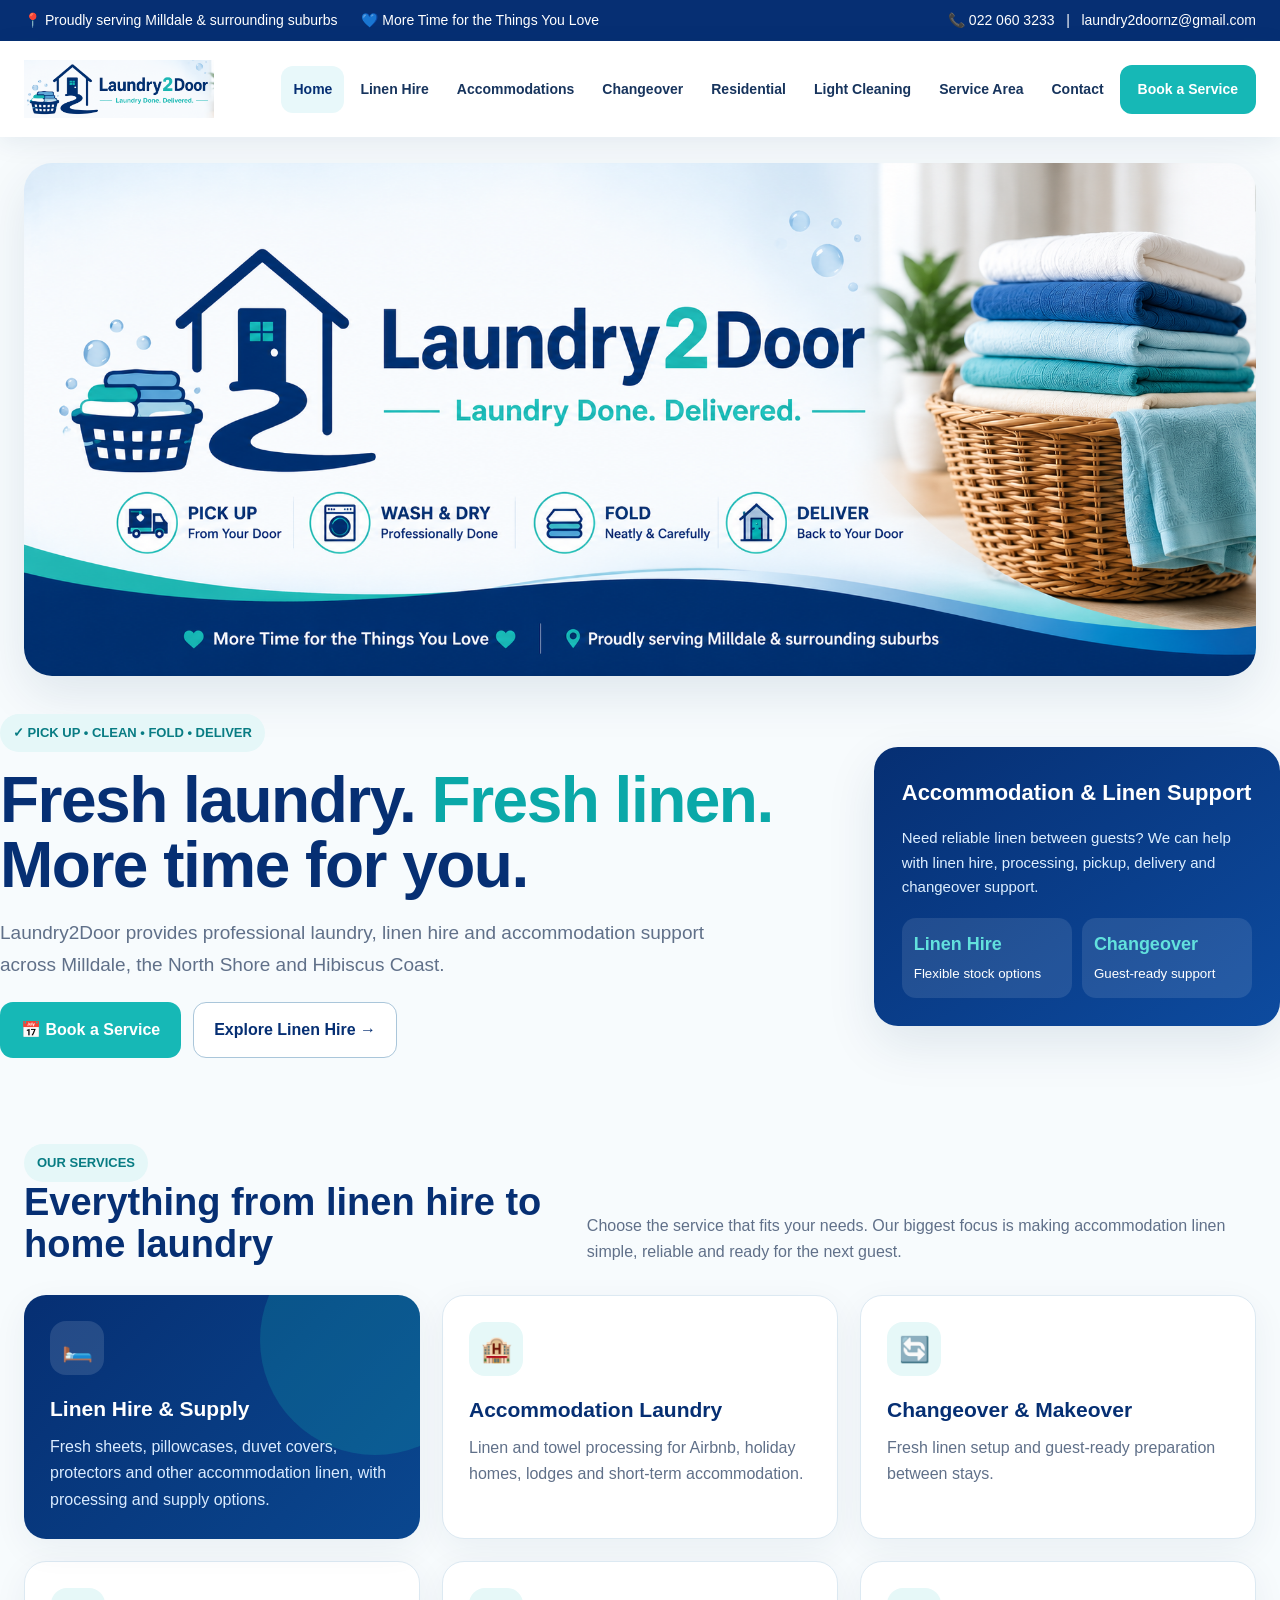
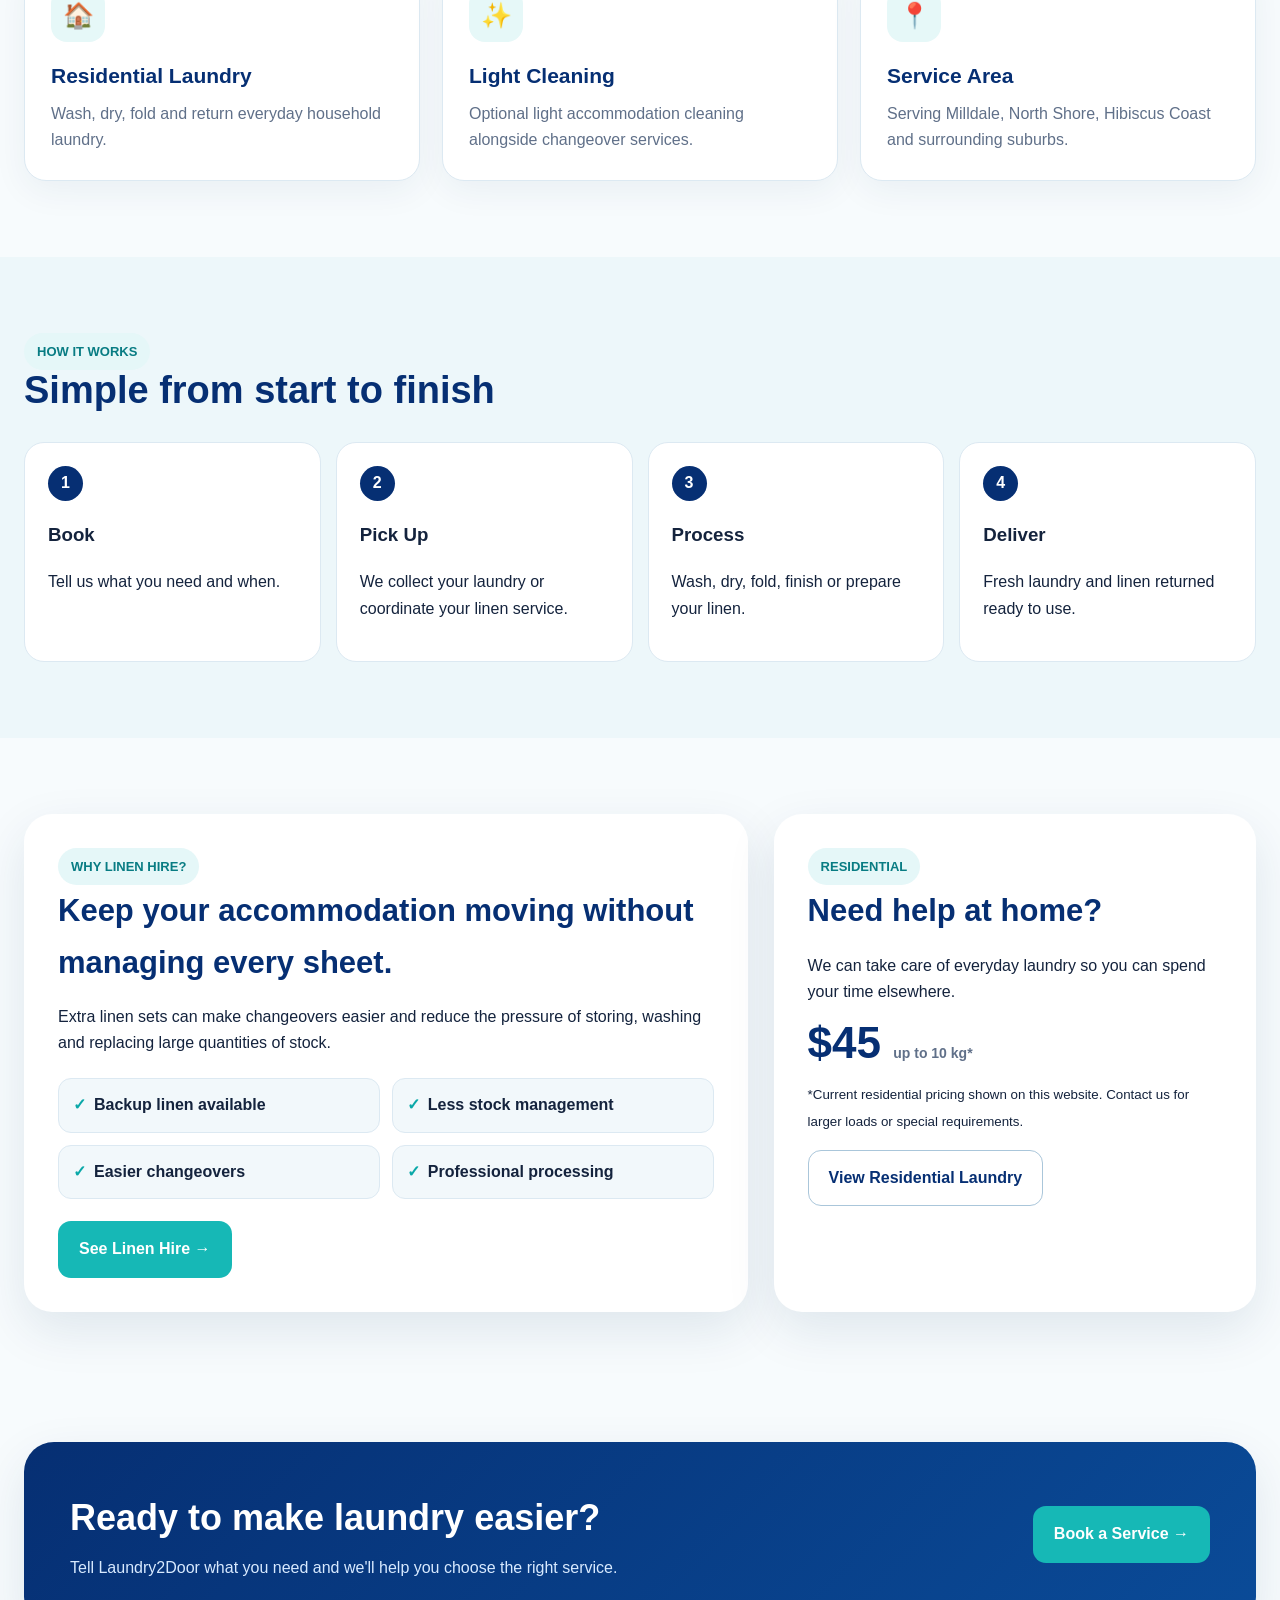
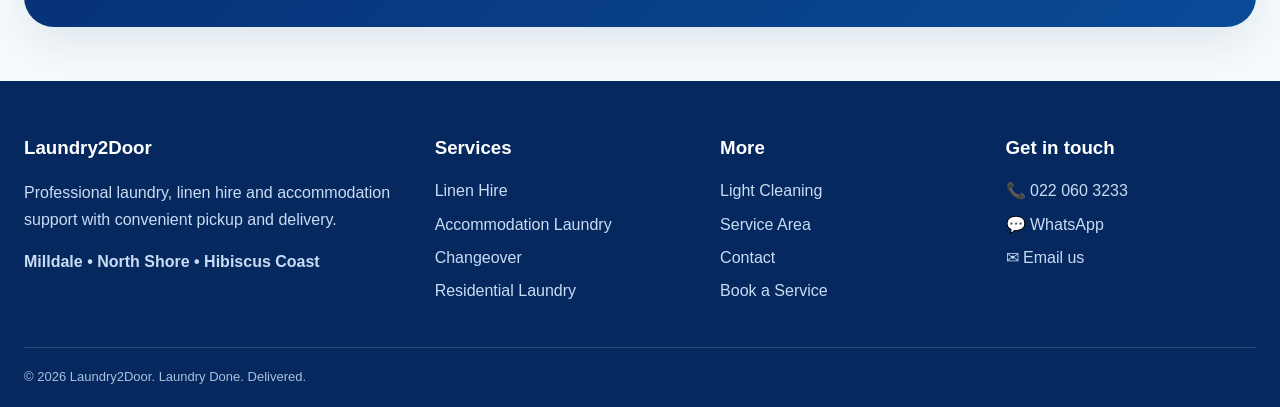
<file: index.html>
<!doctype html>
<html lang="en">
<head>
<meta charset="utf-8">
<meta name="viewport" content="width=device-width,initial-scale=1">
<meta name="description" content="Laundry2Door laundry, linen hire, accommodation and changeover services in Milldale, North Shore and Hibiscus Coast.">
<title>Home | Laundry2Door</title>
<link rel="stylesheet" href="assets/style.css">
</head>

<body>

<div class="topbar">
  <div class="topbar-inner">
    <div>
      <span>📍 Proudly serving Milldale & surrounding suburbs</span>
      <span>💙 More Time for the Things You Love</span>
    </div>
    <div class="right">📞 022 060 3233 &nbsp; | &nbsp; laundry2doornz@gmail.com</div>
  </div>
</div>

<header class="site-header">
  <div class="nav-wrap">
    <a class="brand" href="index.html">
      <img src="assets/laundry2door-logo.png" alt="Laundry2Door">
    </a>

    <button class="menu" aria-label="Open menu" aria-expanded="false">☰</button>

    <nav class="nav">
      <a class="active" href="index.html">Home</a>
      <a class="" href="linen-hire.html">Linen Hire</a>
      <a class="" href="accommodation-laundry.html">Accommodations</a>
      <a class="" href="changeover-makeover.html">Changeover</a>
      <a class="" href="residential-laundry.html">Residential</a>
      <a class="" href="light-cleaning.html">Light Cleaning</a>
      <a class="" href="service-area.html">Service Area</a>
      <a class="" href="contact.html">Contact</a>
      <a class="book" href="book-a-service.html">Book a Service</a>
    </nav>
  </div>
</header>

<main>

<section class="hero">
  <div class="container">
    <img class="hero-banner" src="assets/laundry2door-banner.png" alt="Laundry2Door laundry pickup, washing, folding and delivery">
  </div>

  <div class="container hero-copy">
    <div>
      <span class="eyebrow">✓ PICK UP • CLEAN • FOLD • DELIVER</span>

      <h1>Fresh laundry. <span>Fresh linen.</span> More time for you.</h1>

      <p>
        Laundry2Door provides professional laundry, linen hire and accommodation
        support across Milldale, the North Shore and Hibiscus Coast.
      </p>

      <div class="actions">
        <a class="btn btn-primary" href="book-a-service.html">📅 Book a Service</a>
        <a class="btn btn-outline" href="linen-hire.html">Explore Linen Hire →</a>
      </div>
    </div>

    <div class="hero-note">
      <h3>Accommodation & Linen Support</h3>

      <p>
        Need reliable linen between guests? We can help with linen hire,
        processing, pickup, delivery and changeover support.
      </p>

      <div class="mini">
        <div>
          <strong>Linen Hire</strong>
          <small>Flexible stock options</small>
        </div>

        <div>
          <strong>Changeover</strong>
          <small>Guest-ready support</small>
        </div>
      </div>
    </div>
  </div>
</section>

<section class="section">
  <div class="container">

    <div class="section-head">
      <div>
        <span class="eyebrow">OUR SERVICES</span>
        <h2>Everything from linen hire to home laundry</h2>
      </div>

      <p>
        Choose the service that fits your needs. Our biggest focus is making
        accommodation linen simple, reliable and ready for the next guest.
      </p>
    </div>

    <div class="grid grid-3">

      <a class="card featured" href="linen-hire.html" style="text-decoration:none">
        <div class="icon">🛏️</div>
        <h3>Linen Hire & Supply</h3>
        <p>
          Fresh sheets, pillowcases, duvet covers, protectors and other
          accommodation linen, with processing and supply options.
        </p>
      </a>

      <a class="card" href="accommodation-laundry.html" style="text-decoration:none">
        <div class="icon">🏨</div>
        <h3>Accommodation Laundry</h3>
        <p>
          Linen and towel processing for Airbnb, holiday homes, lodges and
          short-term accommodation.
        </p>
      </a>

      <a class="card" href="changeover-makeover.html" style="text-decoration:none">
        <div class="icon">🔄</div>
        <h3>Changeover & Makeover</h3>
        <p>
          Fresh linen setup and guest-ready preparation between stays.
        </p>
      </a>

      <a class="card" href="residential-laundry.html" style="text-decoration:none">
        <div class="icon">🏠</div>
        <h3>Residential Laundry</h3>
        <p>
          Wash, dry, fold and return everyday household laundry.
        </p>
      </a>

      <a class="card" href="light-cleaning.html" style="text-decoration:none">
        <div class="icon">✨</div>
        <h3>Light Cleaning</h3>
        <p>
          Optional light accommodation cleaning alongside changeover services.
        </p>
      </a>

      <a class="card" href="service-area.html" style="text-decoration:none">
        <div class="icon">📍</div>
        <h3>Service Area</h3>
        <p>
          Serving Milldale, North Shore, Hibiscus Coast and surrounding suburbs.
        </p>
      </a>

    </div>
  </div>
</section>

<section class="section alt">
  <div class="container">

    <div class="section-head">
      <div>
        <span class="eyebrow">HOW IT WORKS</span>
        <h2>Simple from start to finish</h2>
      </div>
    </div>

    <div class="steps">

      <div class="step">
        <div class="step-num">1</div>
        <h3>Book</h3>
        <p>Tell us what you need and when.</p>
      </div>

      <div class="step">
        <div class="step-num">2</div>
        <h3>Pick Up</h3>
        <p>We collect your laundry or coordinate your linen service.</p>
      </div>

      <div class="step">
        <div class="step-num">3</div>
        <h3>Process</h3>
        <p>Wash, dry, fold, finish or prepare your linen.</p>
      </div>

      <div class="step">
        <div class="step-num">4</div>
        <h3>Deliver</h3>
        <p>Fresh laundry and linen returned ready to use.</p>
      </div>

    </div>
  </div>
</section>

<section class="section">
  <div class="container feature-grid">

    <div class="feature-panel">
      <span class="eyebrow">WHY LINEN HIRE?</span>

      <h3>Keep your accommodation moving without managing every sheet.</h3>

      <p>
        Extra linen sets can make changeovers easier and reduce the pressure of
        storing, washing and replacing large quantities of stock.
      </p>

      <div class="checklist">
        <div class="check">Backup linen available</div>
        <div class="check">Less stock management</div>
        <div class="check">Easier changeovers</div>
        <div class="check">Professional processing</div>
      </div>

      <a class="btn btn-primary" href="linen-hire.html">See Linen Hire →</a>
    </div>

    <div class="feature-panel">
      <span class="eyebrow">RESIDENTIAL</span>

      <h3>Need help at home?</h3>

      <p>
        We can take care of everyday laundry so you can spend your time elsewhere.
      </p>

      <div class="price">$45 <small>up to 10 kg*</small></div>

      <p>
        <small>
          *Current residential pricing shown on this website. Contact us for
          larger loads or special requirements.
        </small>
      </p>

      <a class="btn btn-outline" href="residential-laundry.html">
        View Residential Laundry
      </a>
    </div>

  </div>
</section>

<section class="cta">
  <div class="container">
    <div class="cta-box">

      <div>
        <h2>Ready to make laundry easier?</h2>
        <p>
          Tell Laundry2Door what you need and we'll help you choose the right service.
        </p>
      </div>

      <a class="btn btn-primary" href="book-a-service.html">
        Book a Service →
      </a>

    </div>
  </div>
</section>

</main>

<footer class="footer">
  <div class="container">

    <div class="footer-grid">

      <div>
        <h3>Laundry2Door</h3>

        <p>
          Professional laundry, linen hire and accommodation support with
          convenient pickup and delivery.
        </p>

        <p>
          <b>Milldale • North Shore • Hibiscus Coast</b>
        </p>
      </div>

      <div>
        <h3>Services</h3>

        <a href="linen-hire.html">Linen Hire</a>
        <a href="accommodation-laundry.html">Accommodation Laundry</a>
        <a href="changeover-makeover.html">Changeover</a>
        <a href="residential-laundry.html">Residential Laundry</a>
      </div>

      <div>
        <h3>More</h3>

        <a href="light-cleaning.html">Light Cleaning</a>
        <a href="service-area.html">Service Area</a>
        <a href="contact.html">Contact</a>
        <a href="book-a-service.html">Book a Service</a>
      </div>

      <div>
        <h3>Get in touch</h3>

        <a href="tel:0220603233">📞 022 060 3233</a>
        <a href="https://wa.me/64220603233">💬 WhatsApp</a>
        <a href="mailto:laundry2doornz@gmail.com">✉ Email us</a>
      </div>

    </div>

    <div class="copyright">
      © <span data-year></span> Laundry2Door. Laundry Done. Delivered.
    </div>

  </div>
</footer>

<script src="assets/script.js"></script>

</body>
</html>
</file>
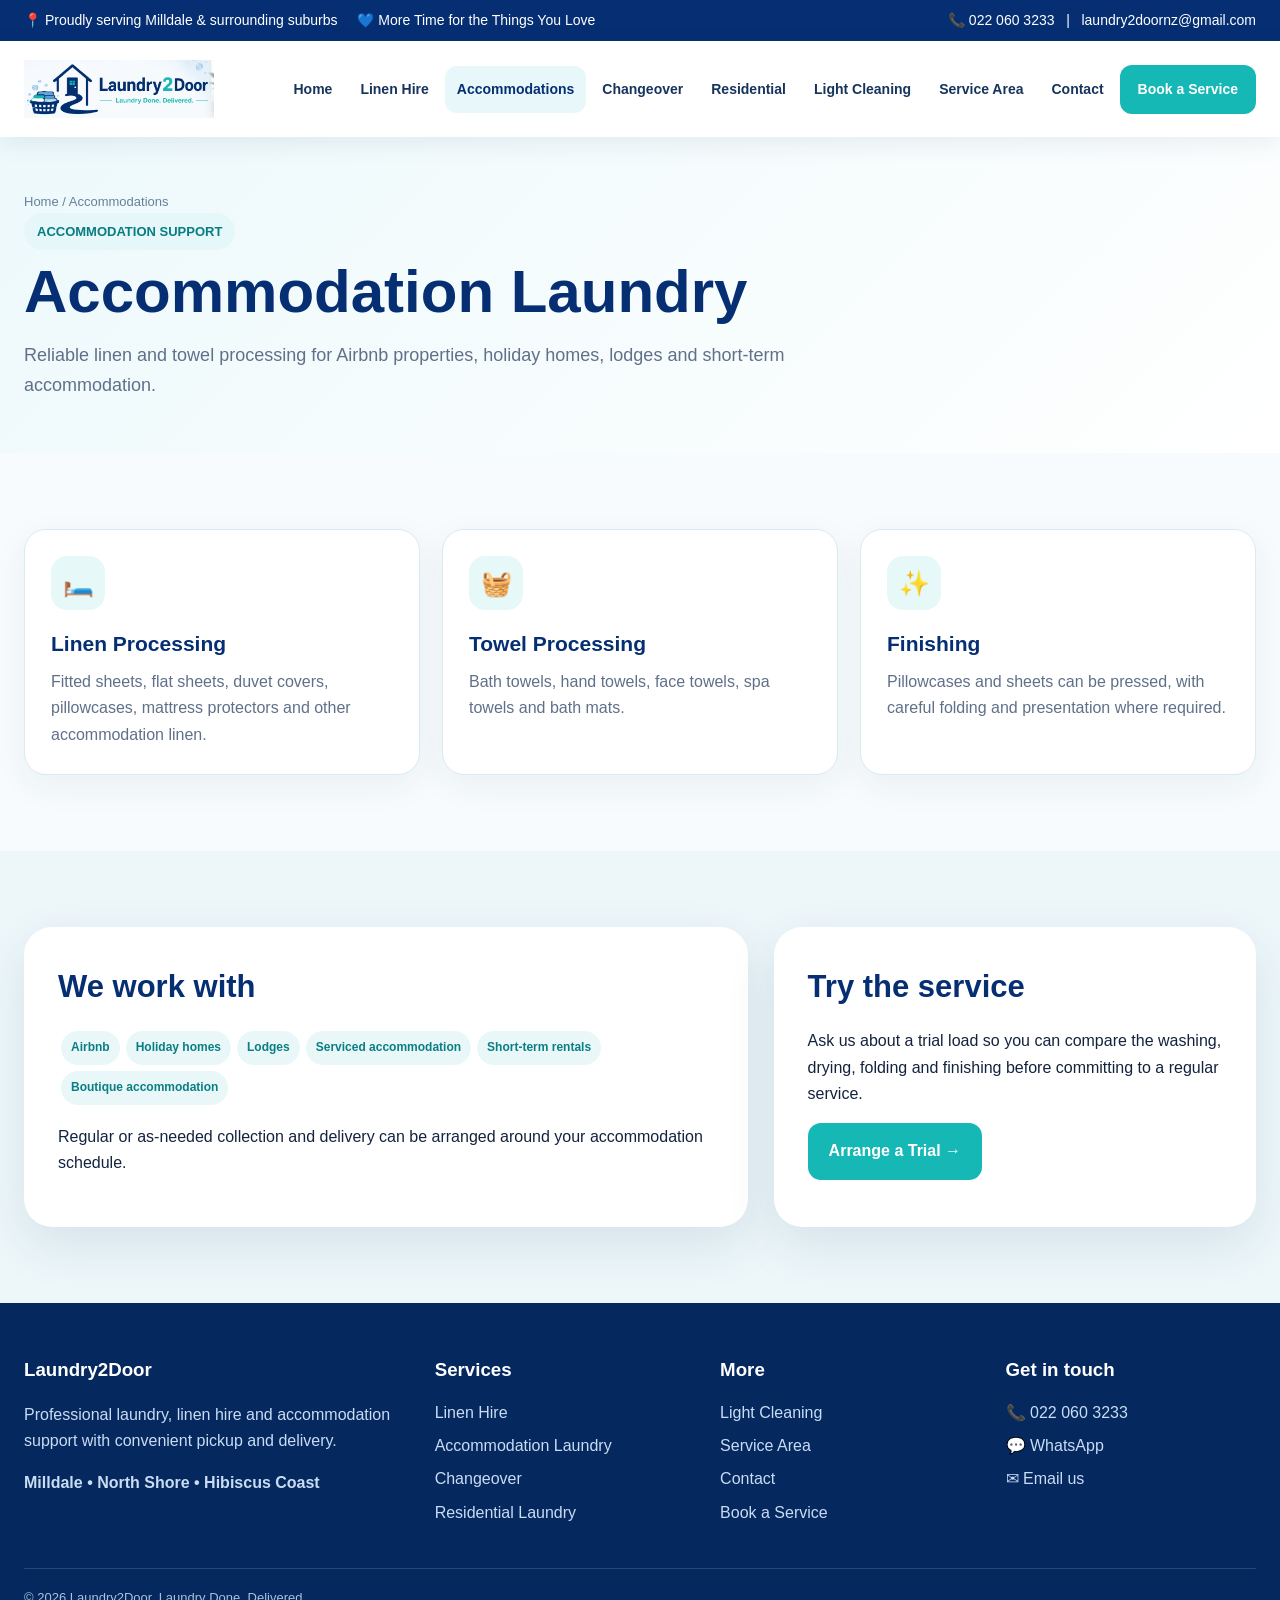
<file: accommodation-laundry.html>
<!doctype html><html lang="en"><head><meta charset="utf-8"><meta name="viewport" content="width=device-width,initial-scale=1"><meta name="description" content="Laundry2Door laundry, linen hire, accommodation and changeover services in Milldale, North Shore and Hibiscus Coast."><title>Accommodations | Laundry2Door</title><link rel="stylesheet" href="assets/style.css"></head><body><div class="topbar"><div class="topbar-inner"><div><span>📍 Proudly serving Milldale & surrounding suburbs</span><span>💙 More Time for the Things You Love</span></div><div class="right">📞 022 060 3233 &nbsp; | &nbsp; laundry2doornz@gmail.com</div></div></div>
<header class="site-header"><div class="nav-wrap"><a class="brand" href="index.html"><img src="assets/laundry2door-logo.png" alt="Laundry2Door"></a><button class="menu" aria-label="Open menu" aria-expanded="false">☰</button><nav class="nav"><a class="" href="index.html">Home</a><a class="" href="linen-hire.html">Linen Hire</a><a class="active" href="accommodation-laundry.html">Accommodations</a><a class="" href="changeover-makeover.html">Changeover</a><a class="" href="residential-laundry.html">Residential</a><a class="" href="light-cleaning.html">Light Cleaning</a><a class="" href="service-area.html">Service Area</a><a class="" href="contact.html">Contact</a><a class=" book" href="book-a-service.html">Book a Service</a></nav></div></header><main><section class="page-hero"><div class="container"><div class="breadcrumb">Home / Accommodations</div><span class="eyebrow">ACCOMMODATION SUPPORT</span><h1>Accommodation Laundry</h1><p>Reliable linen and towel processing for Airbnb properties, holiday homes, lodges and short-term accommodation.</p></div></section><section class="section"><div class="container"><div class="grid grid-3"><div class="card"><div class="icon">🛏️</div><h3>Linen Processing</h3><p>Fitted sheets, flat sheets, duvet covers, pillowcases, mattress protectors and other accommodation linen.</p></div><div class="card"><div class="icon">🧺</div><h3>Towel Processing</h3><p>Bath towels, hand towels, face towels, spa towels and bath mats.</p></div><div class="card"><div class="icon">✨</div><h3>Finishing</h3><p>Pillowcases and sheets can be pressed, with careful folding and presentation where required.</p></div></div></div></section><section class="section alt"><div class="container feature-grid"><div class="feature-panel"><h3>We work with</h3><p><span class="tag">Airbnb</span><span class="tag">Holiday homes</span><span class="tag">Lodges</span><span class="tag">Serviced accommodation</span><span class="tag">Short-term rentals</span><span class="tag">Boutique accommodation</span></p><p>Regular or as-needed collection and delivery can be arranged around your accommodation schedule.</p></div><div class="feature-panel"><h3>Try the service</h3><p>Ask us about a trial load so you can compare the washing, drying, folding and finishing before committing to a regular service.</p><a class="btn btn-primary" href="book-a-service.html">Arrange a Trial →</a></div></div></div></section></main><footer class="footer"><div class="container"><div class="footer-grid"><div><h3>Laundry2Door</h3><p>Professional laundry, linen hire and accommodation support with convenient pickup and delivery.</p><p><b>Milldale • North Shore • Hibiscus Coast</b></p></div><div><h3>Services</h3><a href="linen-hire.html">Linen Hire</a><a href="accommodation-laundry.html">Accommodation Laundry</a><a href="changeover-makeover.html">Changeover</a><a href="residential-laundry.html">Residential Laundry</a></div><div><h3>More</h3><a href="light-cleaning.html">Light Cleaning</a><a href="service-area.html">Service Area</a><a href="contact.html">Contact</a><a href="book-a-service.html">Book a Service</a></div><div><h3>Get in touch</h3><a href="tel:0220603233">📞 022 060 3233</a><a href="https://wa.me/64220603233">💬 WhatsApp</a><a href="mailto:laundry2doornz@gmail.com">✉ Email us</a></div></div><div class="copyright">© <span data-year></span> Laundry2Door. Laundry Done. Delivered.</div></div></footer><script src="assets/script.js"></script></body></html>
</file>
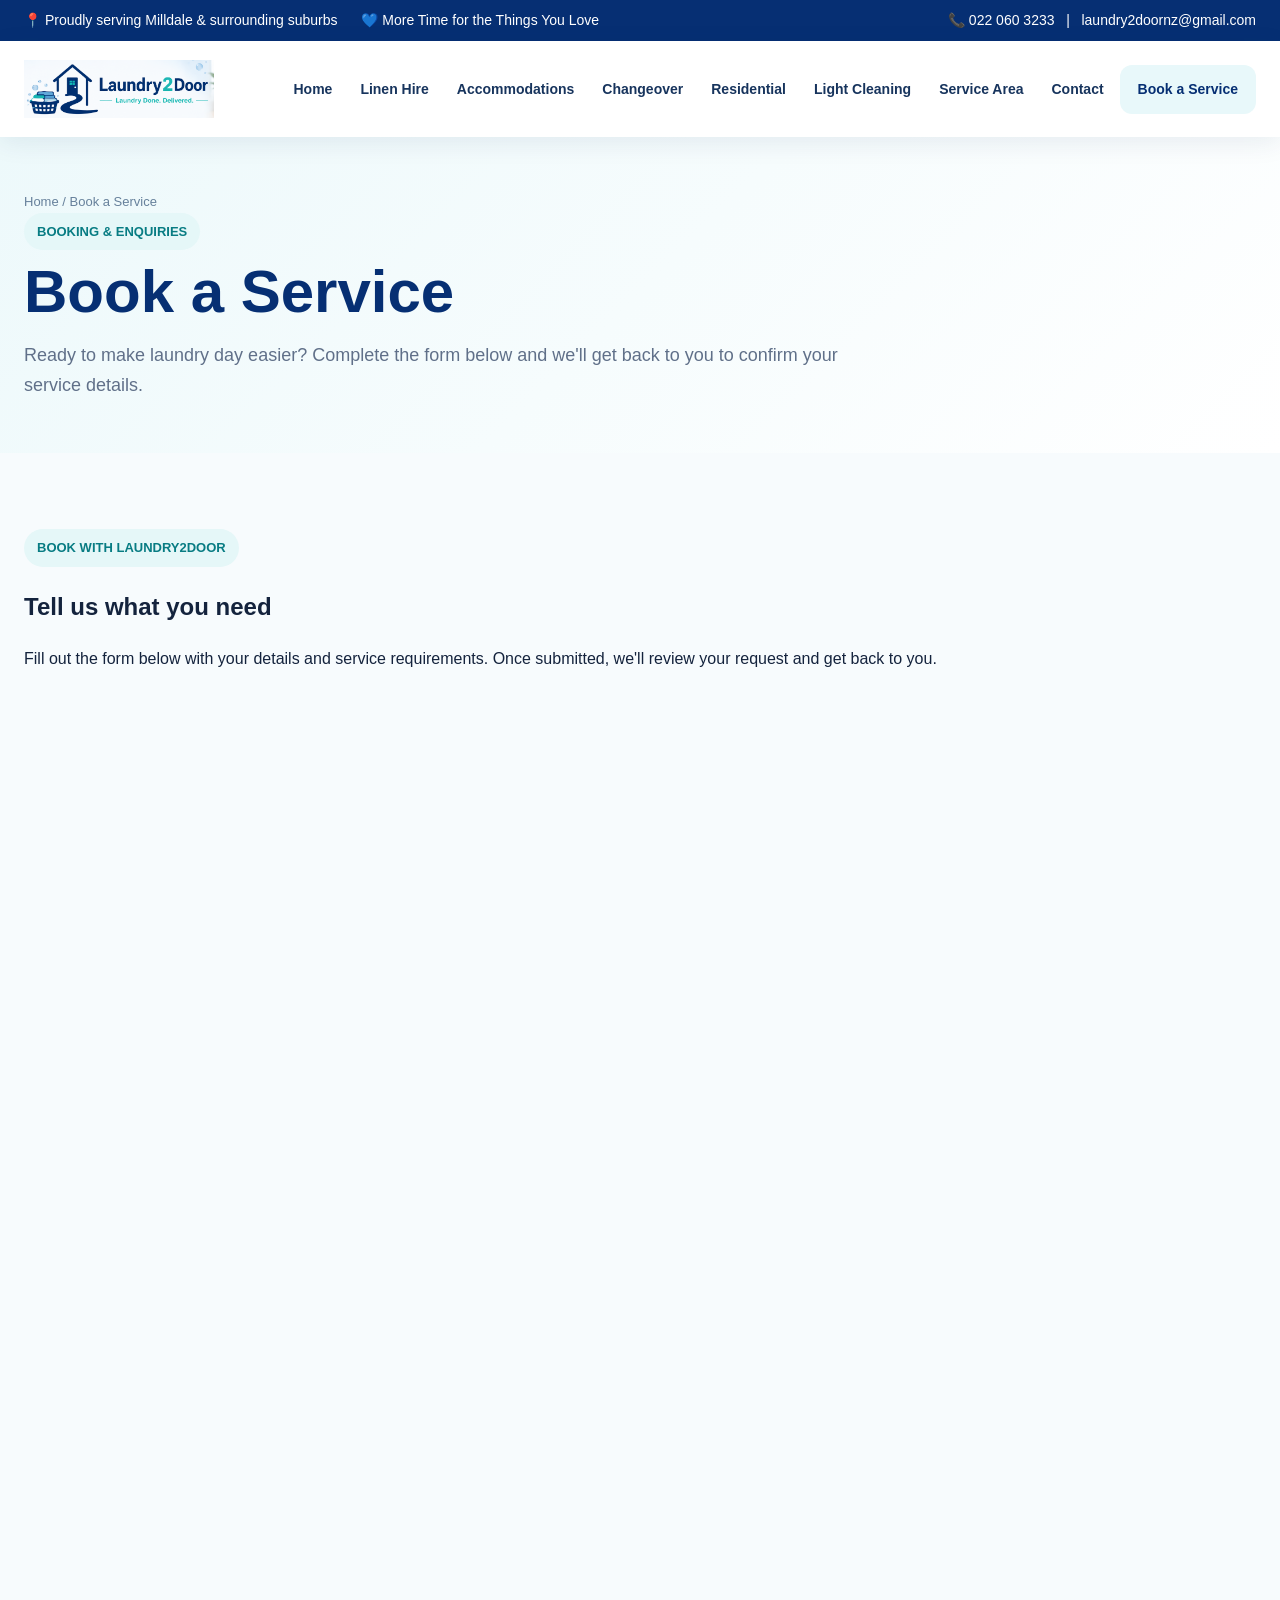
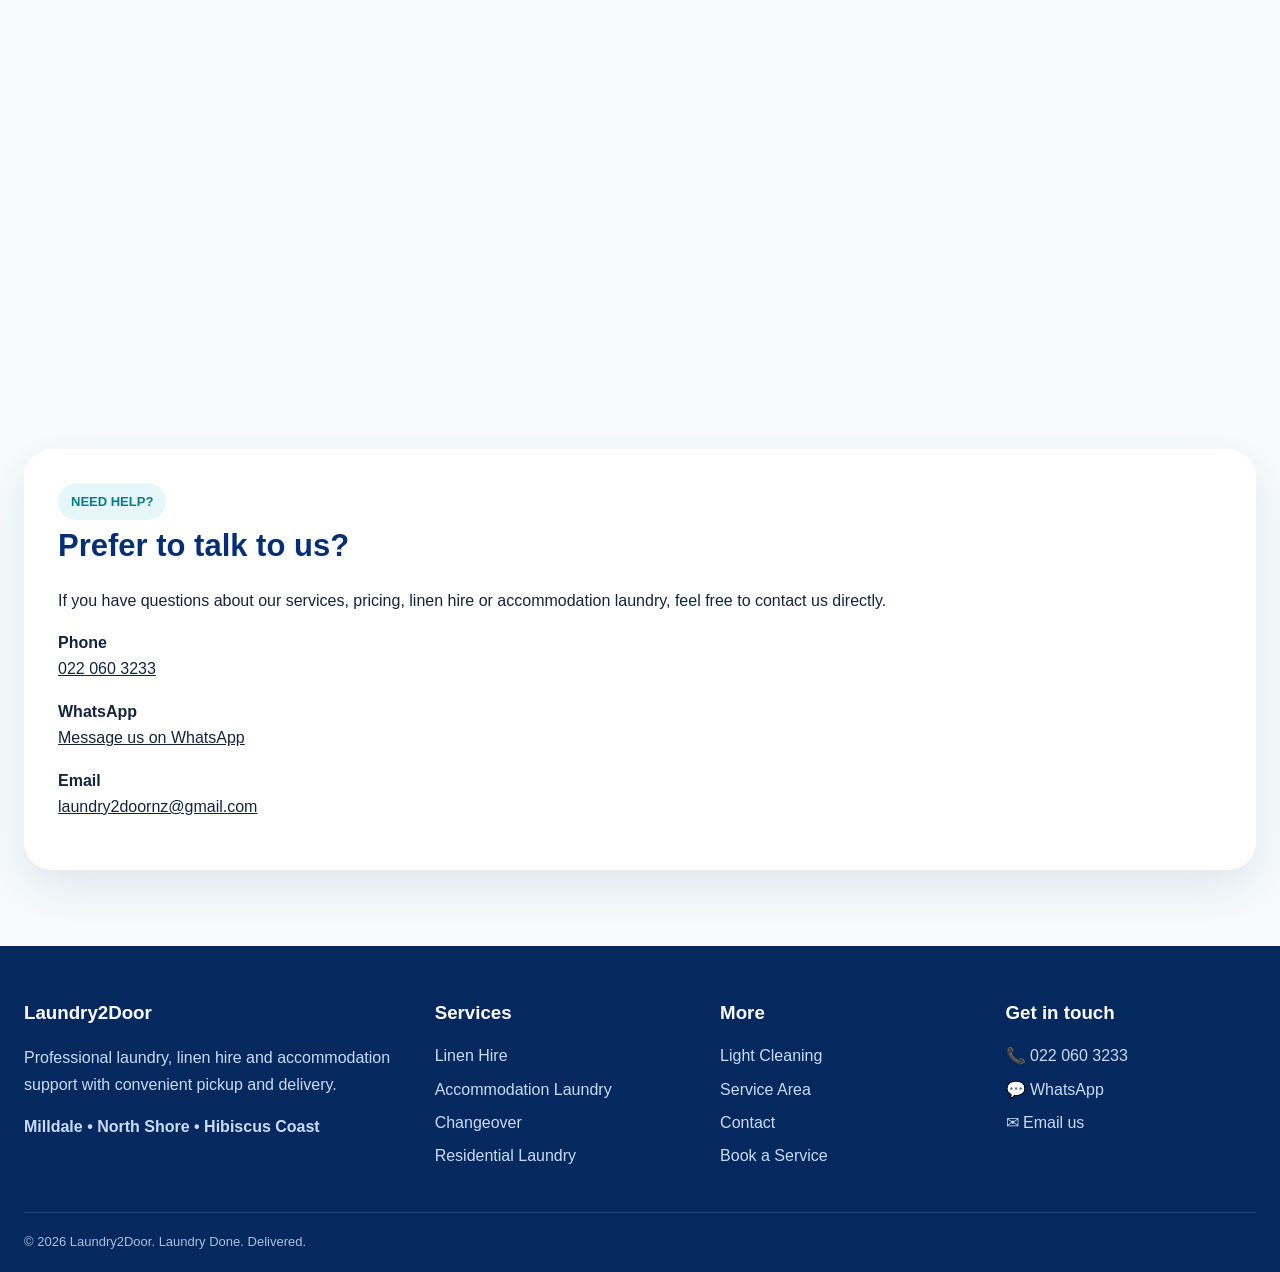
<file: book-a-service.html>
<!doctype html>
<html lang="en">
<head>
  <meta charset="utf-8">
  <meta name="viewport" content="width=device-width,initial-scale=1">
  <meta name="description" content="Book laundry, linen hire, accommodation laundry, changeover and cleaning services with Laundry2Door.">
  <title>Book a Service | Laundry2Door</title>
  <link rel="stylesheet" href="assets/style.css">
</head>

<body>

  <!-- TOP BAR -->
  <div class="topbar">
    <div class="topbar-inner">
      <div>
        <span>📍 Proudly serving Milldale & surrounding suburbs</span>
        <span>💙 More Time for the Things You Love</span>
      </div>

      <div class="right">
        📞 022 060 3233 &nbsp; | &nbsp; laundry2doornz@gmail.com
      </div>
    </div>
  </div>


  <!-- HEADER / NAVIGATION -->
  <header class="site-header">
    <div class="nav-wrap">

      <a class="brand" href="index.html">
        <img src="assets/laundry2door-logo.png" alt="Laundry2Door">
      </a>

      <button class="menu" aria-label="Open menu" aria-expanded="false">
        ☰
      </button>

      <nav class="nav">

        <a href="index.html">Home</a>

        <a href="linen-hire.html">Linen Hire</a>

        <a href="accommodation-laundry.html">
          Accommodations
        </a>

        <a href="changeover-makeover.html">
          Changeover
        </a>

        <a href="residential-laundry.html">
          Residential
        </a>

        <a href="light-cleaning.html">
          Light Cleaning
        </a>

        <a href="service-area.html">
          Service Area
        </a>

        <a href="contact.html">
          Contact
        </a>

        <a class="active book" href="book-a-service.html">
          Book a Service
        </a>

      </nav>
    </div>
  </header>


  <!-- PAGE HERO -->
  <main>

    <section class="page-hero">

      <div class="container">

        <div class="breadcrumb">
          Home / Book a Service
        </div>

        <span class="eyebrow">
          BOOKING & ENQUIRIES
        </span>

        <h1>
          Book a Service
        </h1>

        <p>
          Ready to make laundry day easier?
          Complete the form below and we'll get back to you
          to confirm your service details.
        </p>

      </div>

    </section>


    <!-- GOOGLE FORM -->
    <section class="section">

      <div class="container">

        <div class="section-heading">

          <span class="eyebrow">
            BOOK WITH LAUNDRY2DOOR
          </span>

          <h2>
            Tell us what you need
          </h2>

          <p>
            Fill out the form below with your details and service
            requirements. Once submitted, we'll review your request
            and get back to you.
          </p>

        </div>


        <!-- GOOGLE FORM CONTAINER -->
        <div class="google-form-container">

          <iframe
            src="https://docs.google.com/forms/d/e/1FAIpQLScllFNQC4fIL1zG0mYKELxvAGo-vaN3lg-vpRc8mifOfTAJjw/viewform?usp=publish-editor"
            width="100%"
            height="1200"
            frameborder="0"
            marginheight="0"
            marginwidth="0"
            title="Laundry2Door Booking Form">

            Loading…

          </iframe>

        </div>

      </div>

    </section>


    <!-- CONTACT CTA -->
    <section class="section">

      <div class="container">

        <div class="feature-panel">

          <span class="eyebrow">
            NEED HELP?
          </span>

          <h3>
            Prefer to talk to us?
          </h3>

          <p>
            If you have questions about our services, pricing,
            linen hire or accommodation laundry, feel free to
            contact us directly.
          </p>

          <p>
            <b>Phone</b><br>
            <a href="tel:0220603233">
              022 060 3233
            </a>
          </p>

          <p>
            <b>WhatsApp</b><br>
            <a href="https://wa.me/64220603233">
              Message us on WhatsApp
            </a>
          </p>

          <p>
            <b>Email</b><br>
            <a href="mailto:laundry2doornz@gmail.com">
              laundry2doornz@gmail.com
            </a>
          </p>

        </div>

      </div>

    </section>

  </main>


  <!-- FOOTER -->
  <footer class="footer">

    <div class="container">

      <div class="footer-grid">


        <!-- COMPANY -->
        <div>

          <h3>
            Laundry2Door
          </h3>

          <p>
            Professional laundry, linen hire and accommodation
            support with convenient pickup and delivery.
          </p>

          <p>
            <b>
              Milldale • North Shore • Hibiscus Coast
            </b>
          </p>

        </div>


        <!-- SERVICES -->
        <div>

          <h3>
            Services
          </h3>

          <a href="linen-hire.html">
            Linen Hire
          </a>

          <a href="accommodation-laundry.html">
            Accommodation Laundry
          </a>

          <a href="changeover-makeover.html">
            Changeover
          </a>

          <a href="residential-laundry.html">
            Residential Laundry
          </a>

        </div>


        <!-- MORE -->
        <div>

          <h3>
            More
          </h3>

          <a href="light-cleaning.html">
            Light Cleaning
          </a>

          <a href="service-area.html">
            Service Area
          </a>

          <a href="contact.html">
            Contact
          </a>

          <a href="book-a-service.html">
            Book a Service
          </a>

        </div>


        <!-- CONTACT -->
        <div>

          <h3>
            Get in touch
          </h3>

          <a href="tel:0220603233">
            📞 022 060 3233
          </a>

          <a href="https://wa.me/64220603233">
            💬 WhatsApp
          </a>

          <a href="mailto:laundry2doornz@gmail.com">
            ✉ Email us
          </a>

        </div>


      </div>


      <!-- COPYRIGHT -->
      <div class="copyright">

        © <span data-year></span>
        Laundry2Door. Laundry Done. Delivered.

      </div>

    </div>

  </footer>


  <!-- SHARED JAVASCRIPT -->
  <script src="assets/script.js"></script>

</body>
</html>
</file>
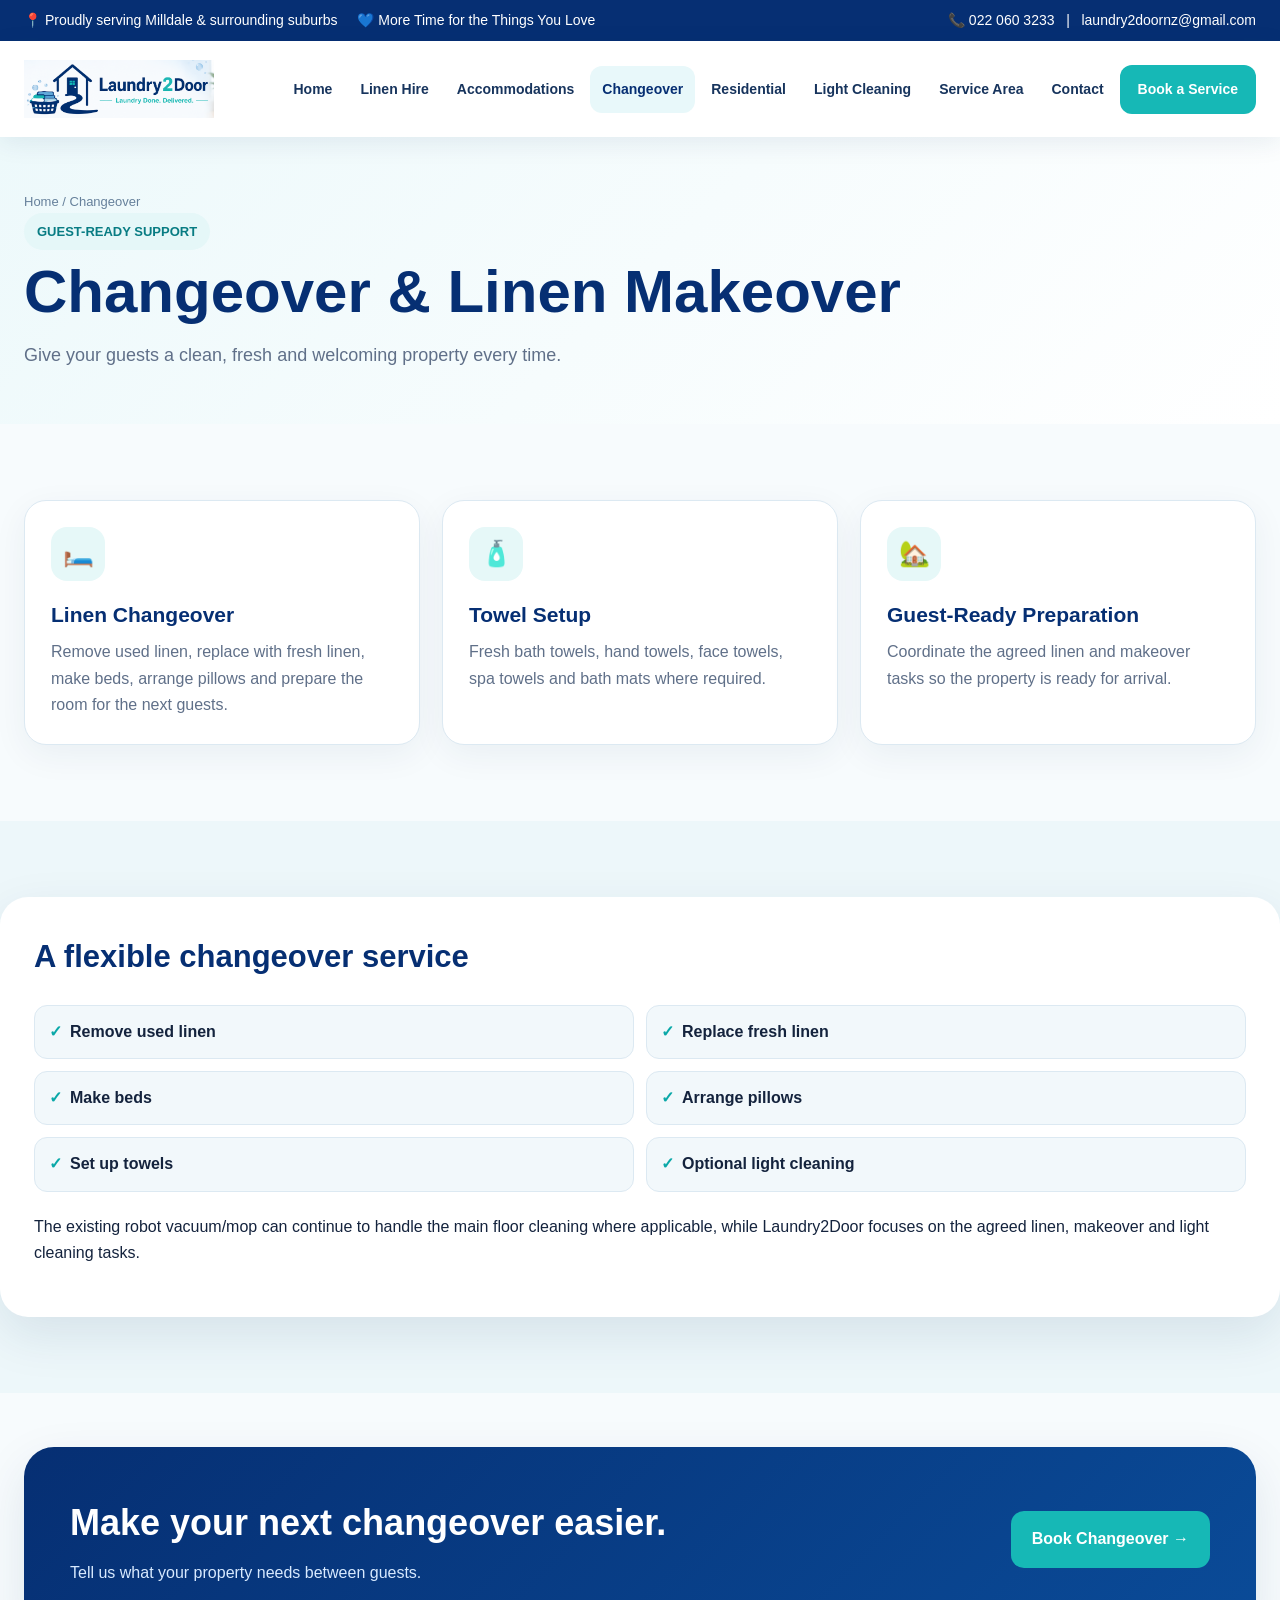
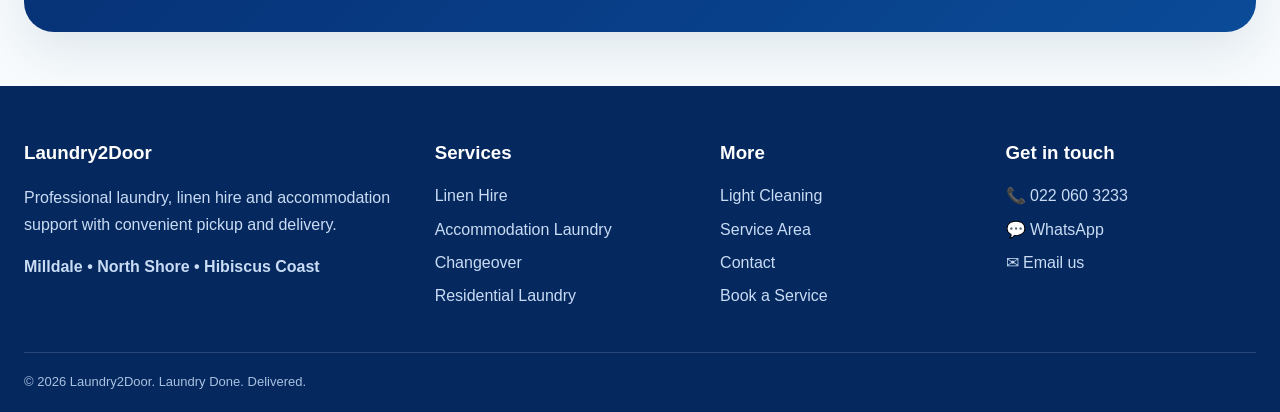
<file: changeover-makeover.html>
<!doctype html><html lang="en"><head><meta charset="utf-8"><meta name="viewport" content="width=device-width,initial-scale=1"><meta name="description" content="Laundry2Door laundry, linen hire, accommodation and changeover services in Milldale, North Shore and Hibiscus Coast."><title>Changeover | Laundry2Door</title><link rel="stylesheet" href="assets/style.css"></head><body><div class="topbar"><div class="topbar-inner"><div><span>📍 Proudly serving Milldale & surrounding suburbs</span><span>💙 More Time for the Things You Love</span></div><div class="right">📞 022 060 3233 &nbsp; | &nbsp; laundry2doornz@gmail.com</div></div></div>
<header class="site-header"><div class="nav-wrap"><a class="brand" href="index.html"><img src="assets/laundry2door-logo.png" alt="Laundry2Door"></a><button class="menu" aria-label="Open menu" aria-expanded="false">☰</button><nav class="nav"><a class="" href="index.html">Home</a><a class="" href="linen-hire.html">Linen Hire</a><a class="" href="accommodation-laundry.html">Accommodations</a><a class="active" href="changeover-makeover.html">Changeover</a><a class="" href="residential-laundry.html">Residential</a><a class="" href="light-cleaning.html">Light Cleaning</a><a class="" href="service-area.html">Service Area</a><a class="" href="contact.html">Contact</a><a class=" book" href="book-a-service.html">Book a Service</a></nav></div></header><main><section class="page-hero"><div class="container"><div class="breadcrumb">Home / Changeover</div><span class="eyebrow">GUEST-READY SUPPORT</span><h1>Changeover & Linen Makeover</h1><p>Give your guests a clean, fresh and welcoming property every time.</p></div></section><section class="section"><div class="container"><div class="grid grid-3"><div class="card"><div class="icon">🛏️</div><h3>Linen Changeover</h3><p>Remove used linen, replace with fresh linen, make beds, arrange pillows and prepare the room for the next guests.</p></div><div class="card"><div class="icon">🧴</div><h3>Towel Setup</h3><p>Fresh bath towels, hand towels, face towels, spa towels and bath mats where required.</p></div><div class="card"><div class="icon">🏡</div><h3>Guest-Ready Preparation</h3><p>Coordinate the agreed linen and makeover tasks so the property is ready for arrival.</p></div></div></div></section><section class="section alt"><div class="container feature-panel"><h3>A flexible changeover service</h3><div class="checklist"><div class="check">Remove used linen</div><div class="check">Replace fresh linen</div><div class="check">Make beds</div><div class="check">Arrange pillows</div><div class="check">Set up towels</div><div class="check">Optional light cleaning</div></div><p>The existing robot vacuum/mop can continue to handle the main floor cleaning where applicable, while Laundry2Door focuses on the agreed linen, makeover and light cleaning tasks.</p></div></section><section class="cta"><div class="container"><div class="cta-box"><div><h2>Make your next changeover easier.</h2><p>Tell us what your property needs between guests.</p></div><a class="btn btn-primary" href="book-a-service.html">Book Changeover →</a></div></div></section></main><footer class="footer"><div class="container"><div class="footer-grid"><div><h3>Laundry2Door</h3><p>Professional laundry, linen hire and accommodation support with convenient pickup and delivery.</p><p><b>Milldale • North Shore • Hibiscus Coast</b></p></div><div><h3>Services</h3><a href="linen-hire.html">Linen Hire</a><a href="accommodation-laundry.html">Accommodation Laundry</a><a href="changeover-makeover.html">Changeover</a><a href="residential-laundry.html">Residential Laundry</a></div><div><h3>More</h3><a href="light-cleaning.html">Light Cleaning</a><a href="service-area.html">Service Area</a><a href="contact.html">Contact</a><a href="book-a-service.html">Book a Service</a></div><div><h3>Get in touch</h3><a href="tel:0220603233">📞 022 060 3233</a><a href="https://wa.me/64220603233">💬 WhatsApp</a><a href="mailto:laundry2doornz@gmail.com">✉ Email us</a></div></div><div class="copyright">© <span data-year></span> Laundry2Door. Laundry Done. Delivered.</div></div></footer><script src="assets/script.js"></script></body></html>
</file>
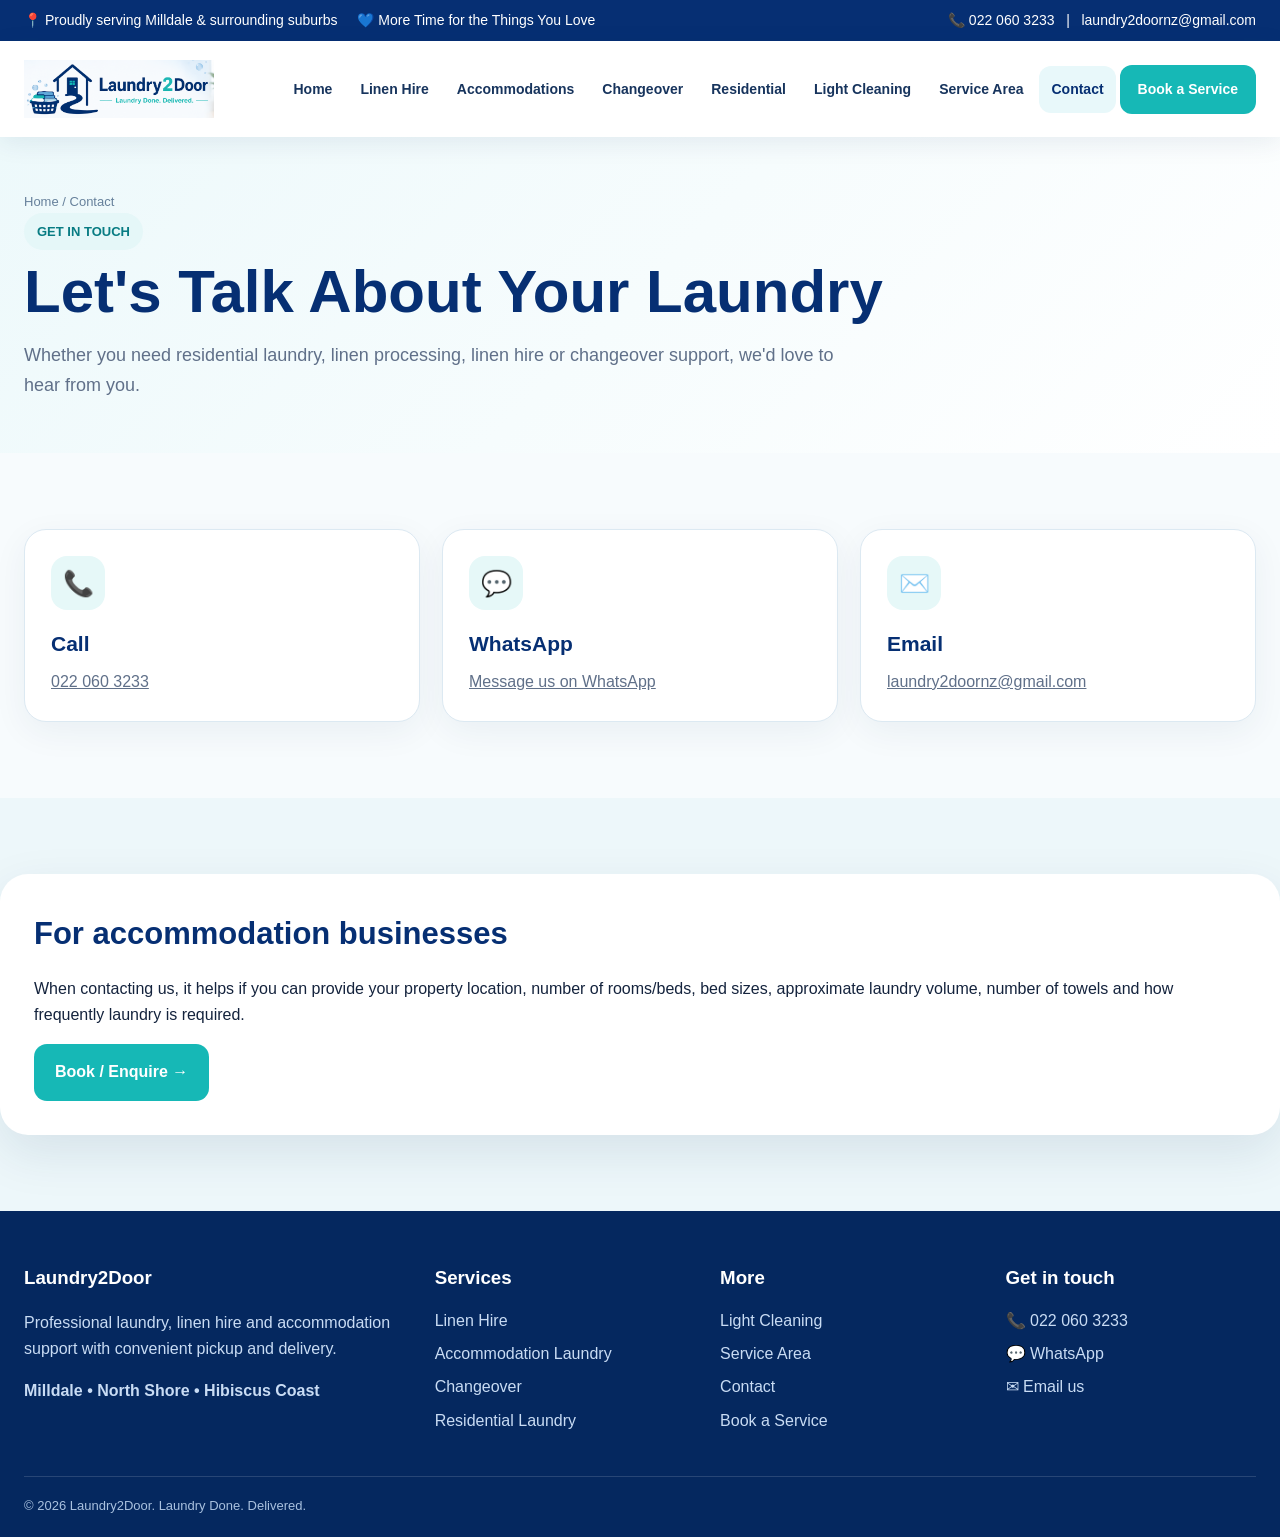
<file: contact.html>
<!doctype html><html lang="en"><head><meta charset="utf-8"><meta name="viewport" content="width=device-width,initial-scale=1"><meta name="description" content="Laundry2Door laundry, linen hire, accommodation and changeover services in Milldale, North Shore and Hibiscus Coast."><title>Contact | Laundry2Door</title><link rel="stylesheet" href="assets/style.css"></head><body><div class="topbar"><div class="topbar-inner"><div><span>📍 Proudly serving Milldale & surrounding suburbs</span><span>💙 More Time for the Things You Love</span></div><div class="right">📞 022 060 3233 &nbsp; | &nbsp; laundry2doornz@gmail.com</div></div></div>
<header class="site-header"><div class="nav-wrap"><a class="brand" href="index.html"><img src="assets/laundry2door-logo.png" alt="Laundry2Door"></a><button class="menu" aria-label="Open menu" aria-expanded="false">☰</button><nav class="nav"><a class="" href="index.html">Home</a><a class="" href="linen-hire.html">Linen Hire</a><a class="" href="accommodation-laundry.html">Accommodations</a><a class="" href="changeover-makeover.html">Changeover</a><a class="" href="residential-laundry.html">Residential</a><a class="" href="light-cleaning.html">Light Cleaning</a><a class="" href="service-area.html">Service Area</a><a class="active" href="contact.html">Contact</a><a class=" book" href="book-a-service.html">Book a Service</a></nav></div></header><main><section class="page-hero"><div class="container"><div class="breadcrumb">Home / Contact</div><span class="eyebrow">GET IN TOUCH</span><h1>Let's Talk About Your Laundry</h1><p>Whether you need residential laundry, linen processing, linen hire or changeover support, we'd love to hear from you.</p></div></section><section class="section"><div class="container"><div class="grid grid-3"><div class="card"><div class="icon">📞</div><h3>Call</h3><p><a href="tel:0220603233">022 060 3233</a></p></div><div class="card"><div class="icon">💬</div><h3>WhatsApp</h3><p><a href="https://wa.me/64220603233">Message us on WhatsApp</a></p></div><div class="card"><div class="icon">✉️</div><h3>Email</h3><p><a href="mailto:laundry2doornz@gmail.com">laundry2doornz@gmail.com</a></p></div></div></div></section><section class="section alt"><div class="container feature-panel"><h3>For accommodation businesses</h3><p>When contacting us, it helps if you can provide your property location, number of rooms/beds, bed sizes, approximate laundry volume, number of towels and how frequently laundry is required.</p><a class="btn btn-primary" href="book-a-service.html">Book / Enquire →</a></div></section></main><footer class="footer"><div class="container"><div class="footer-grid"><div><h3>Laundry2Door</h3><p>Professional laundry, linen hire and accommodation support with convenient pickup and delivery.</p><p><b>Milldale • North Shore • Hibiscus Coast</b></p></div><div><h3>Services</h3><a href="linen-hire.html">Linen Hire</a><a href="accommodation-laundry.html">Accommodation Laundry</a><a href="changeover-makeover.html">Changeover</a><a href="residential-laundry.html">Residential Laundry</a></div><div><h3>More</h3><a href="light-cleaning.html">Light Cleaning</a><a href="service-area.html">Service Area</a><a href="contact.html">Contact</a><a href="book-a-service.html">Book a Service</a></div><div><h3>Get in touch</h3><a href="tel:0220603233">📞 022 060 3233</a><a href="https://wa.me/64220603233">💬 WhatsApp</a><a href="mailto:laundry2doornz@gmail.com">✉ Email us</a></div></div><div class="copyright">© <span data-year></span> Laundry2Door. Laundry Done. Delivered.</div></div></footer><script src="assets/script.js"></script></body></html>
</file>
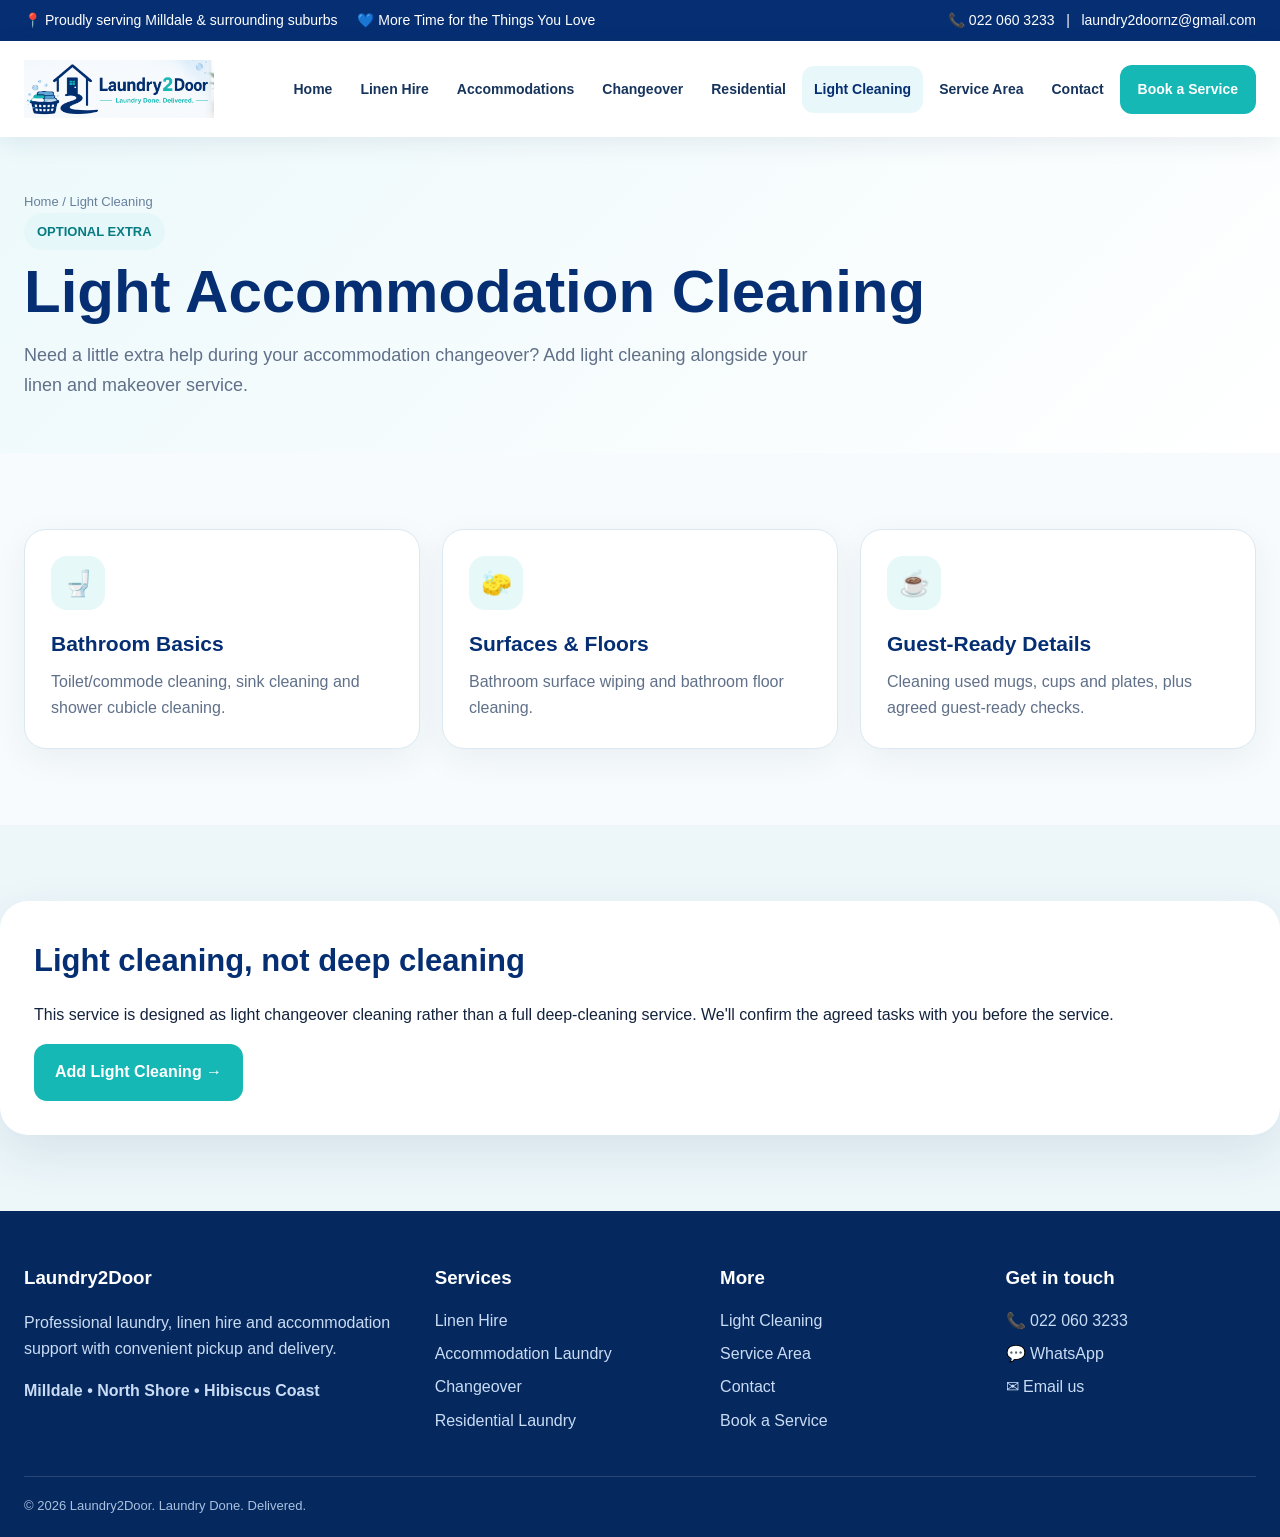
<file: light-cleaning.html>
<!doctype html><html lang="en"><head><meta charset="utf-8"><meta name="viewport" content="width=device-width,initial-scale=1"><meta name="description" content="Laundry2Door laundry, linen hire, accommodation and changeover services in Milldale, North Shore and Hibiscus Coast."><title>Light Cleaning | Laundry2Door</title><link rel="stylesheet" href="assets/style.css"></head><body><div class="topbar"><div class="topbar-inner"><div><span>📍 Proudly serving Milldale & surrounding suburbs</span><span>💙 More Time for the Things You Love</span></div><div class="right">📞 022 060 3233 &nbsp; | &nbsp; laundry2doornz@gmail.com</div></div></div>
<header class="site-header"><div class="nav-wrap"><a class="brand" href="index.html"><img src="assets/laundry2door-logo.png" alt="Laundry2Door"></a><button class="menu" aria-label="Open menu" aria-expanded="false">☰</button><nav class="nav"><a class="" href="index.html">Home</a><a class="" href="linen-hire.html">Linen Hire</a><a class="" href="accommodation-laundry.html">Accommodations</a><a class="" href="changeover-makeover.html">Changeover</a><a class="" href="residential-laundry.html">Residential</a><a class="active" href="light-cleaning.html">Light Cleaning</a><a class="" href="service-area.html">Service Area</a><a class="" href="contact.html">Contact</a><a class=" book" href="book-a-service.html">Book a Service</a></nav></div></header><main><section class="page-hero"><div class="container"><div class="breadcrumb">Home / Light Cleaning</div><span class="eyebrow">OPTIONAL EXTRA</span><h1>Light Accommodation Cleaning</h1><p>Need a little extra help during your accommodation changeover? Add light cleaning alongside your linen and makeover service.</p></div></section><section class="section"><div class="container"><div class="grid grid-3"><div class="card"><div class="icon">🚽</div><h3>Bathroom Basics</h3><p>Toilet/commode cleaning, sink cleaning and shower cubicle cleaning.</p></div><div class="card"><div class="icon">🧽</div><h3>Surfaces & Floors</h3><p>Bathroom surface wiping and bathroom floor cleaning.</p></div><div class="card"><div class="icon">☕</div><h3>Guest-Ready Details</h3><p>Cleaning used mugs, cups and plates, plus agreed guest-ready checks.</p></div></div></div></section><section class="section alt"><div class="container feature-panel"><h3>Light cleaning, not deep cleaning</h3><p>This service is designed as light changeover cleaning rather than a full deep-cleaning service. We'll confirm the agreed tasks with you before the service.</p><a class="btn btn-primary" href="book-a-service.html">Add Light Cleaning →</a></div></section></main><footer class="footer"><div class="container"><div class="footer-grid"><div><h3>Laundry2Door</h3><p>Professional laundry, linen hire and accommodation support with convenient pickup and delivery.</p><p><b>Milldale • North Shore • Hibiscus Coast</b></p></div><div><h3>Services</h3><a href="linen-hire.html">Linen Hire</a><a href="accommodation-laundry.html">Accommodation Laundry</a><a href="changeover-makeover.html">Changeover</a><a href="residential-laundry.html">Residential Laundry</a></div><div><h3>More</h3><a href="light-cleaning.html">Light Cleaning</a><a href="service-area.html">Service Area</a><a href="contact.html">Contact</a><a href="book-a-service.html">Book a Service</a></div><div><h3>Get in touch</h3><a href="tel:0220603233">📞 022 060 3233</a><a href="https://wa.me/64220603233">💬 WhatsApp</a><a href="mailto:laundry2doornz@gmail.com">✉ Email us</a></div></div><div class="copyright">© <span data-year></span> Laundry2Door. Laundry Done. Delivered.</div></div></footer><script src="assets/script.js"></script></body></html>
</file>
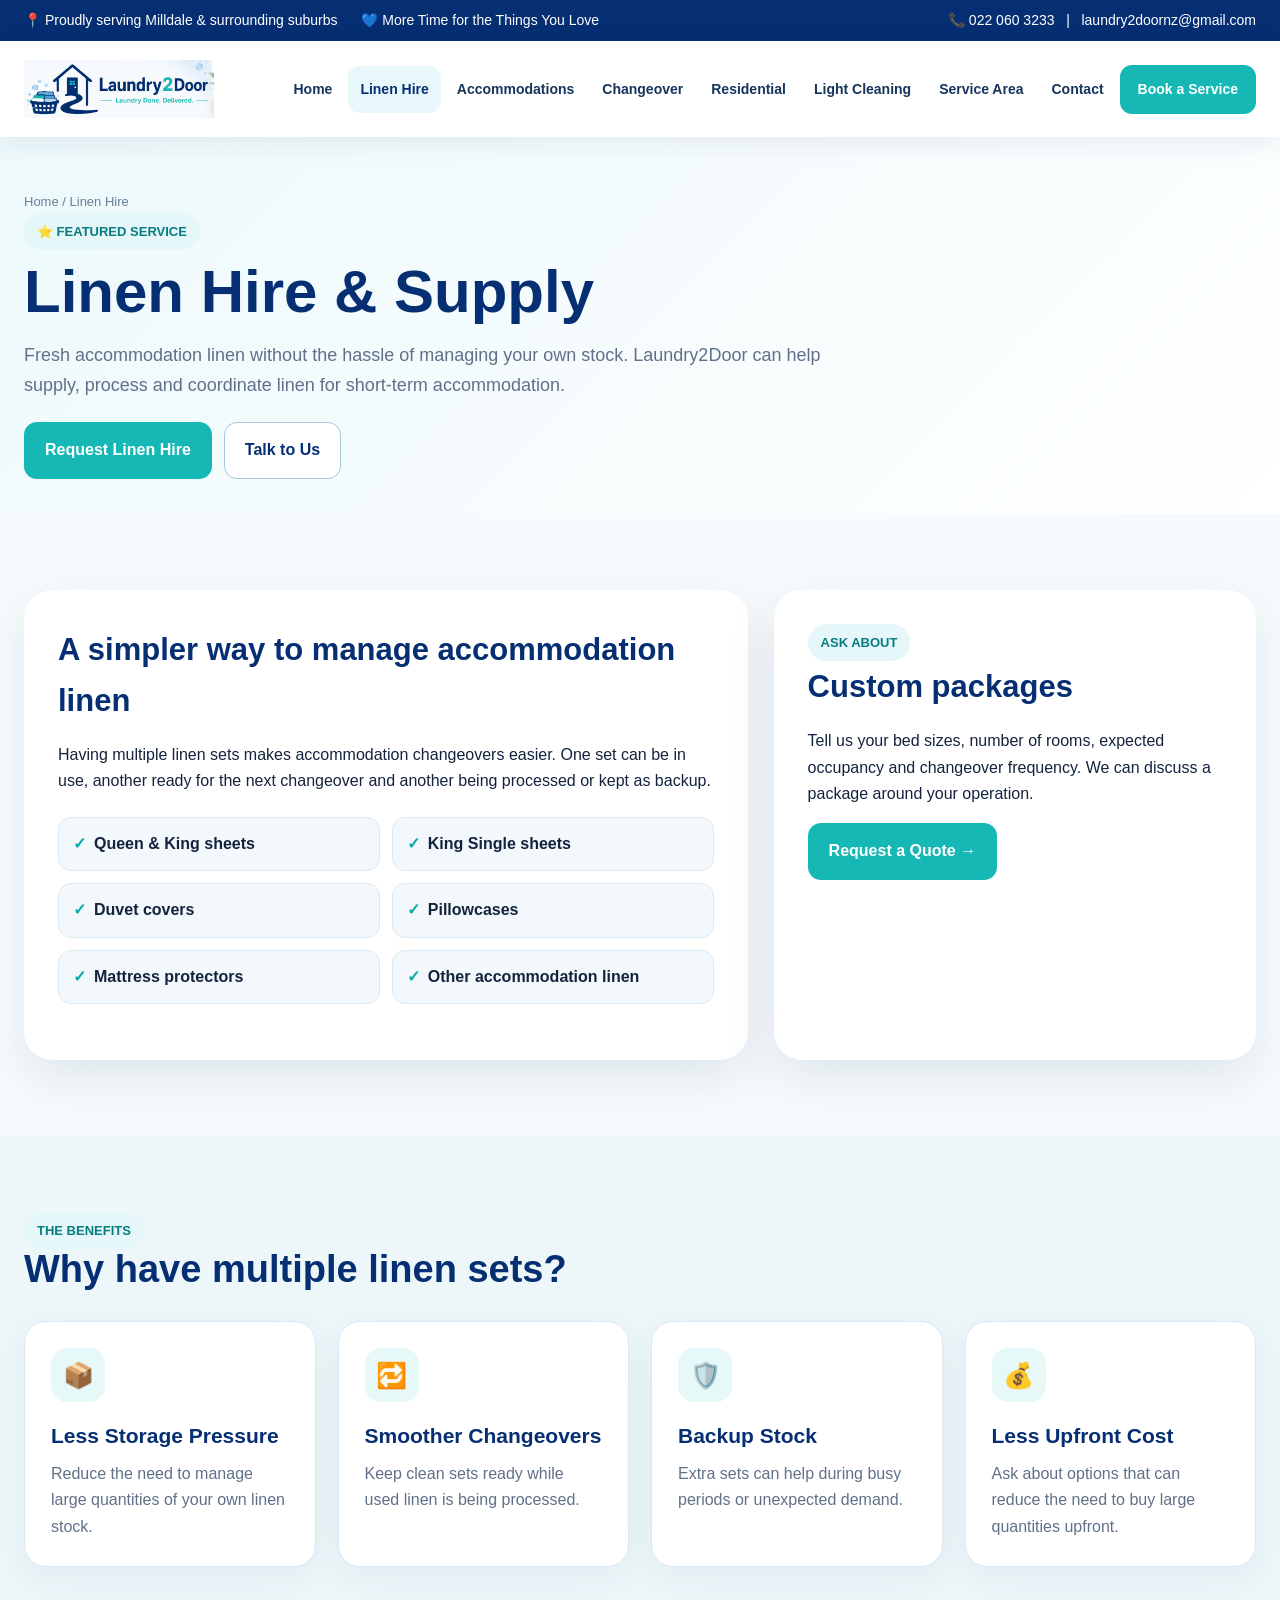
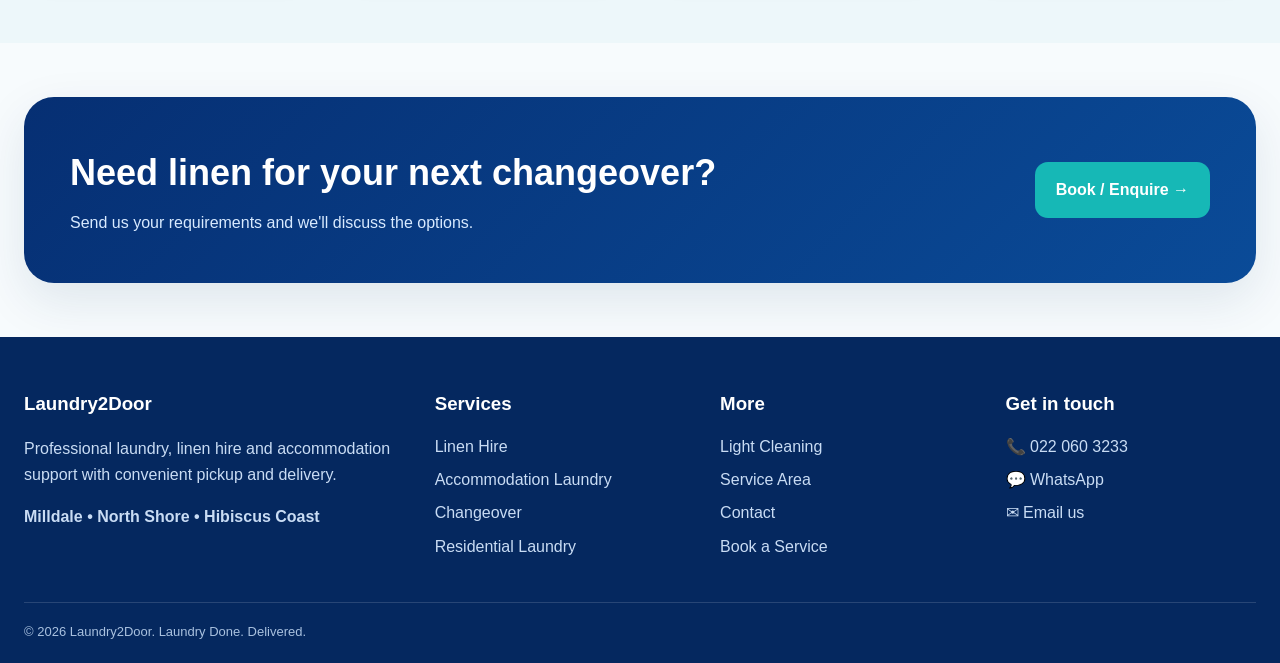
<file: linen-hire.html>
<!doctype html>
<html lang="en">
<head>
<meta charset="utf-8">
<meta name="viewport" content="width=device-width,initial-scale=1">
<meta name="description" content="Laundry2Door laundry, linen hire, accommodation and changeover services in Milldale, North Shore and Hibiscus Coast.">
<title>Linen Hire | Laundry2Door</title>
<link rel="stylesheet" href="assets/style.css">
</head>
<body>

<div class="topbar">
  <div class="topbar-inner">
    <div>
      <span>📍 Proudly serving Milldale & surrounding suburbs</span>
      <span>💙 More Time for the Things You Love</span>
    </div>
    <div class="right">📞 022 060 3233 &nbsp; | &nbsp; laundry2doornz@gmail.com</div>
  </div>
</div>

<header class="site-header">
  <div class="nav-wrap">
    <a class="brand" href="index.html">
      <img src="assets/laundry2door-logo.png" alt="Laundry2Door">
    </a>

    <button class="menu" aria-label="Open menu" aria-expanded="false">☰</button>

    <nav class="nav">
      <a class="" href="index.html">Home</a>
      <a class="active" href="linen-hire.html">Linen Hire</a>
      <a class="" href="accommodation-laundry.html">Accommodations</a>
      <a class="" href="changeover-makeover.html">Changeover</a>
      <a class="" href="residential-laundry.html">Residential</a>
      <a class="" href="light-cleaning.html">Light Cleaning</a>
      <a class="" href="service-area.html">Service Area</a>
      <a class="" href="contact.html">Contact</a>
      <a class="book" href="book-a-service.html">Book a Service</a>
    </nav>
  </div>
</header>

<main>

<section class="page-hero">
  <div class="container">
    <div class="breadcrumb">Home / Linen Hire</div>
    <span class="eyebrow">⭐ FEATURED SERVICE</span>
    <h1>Linen Hire & Supply</h1>
    <p>
      Fresh accommodation linen without the hassle of managing your own stock.
      Laundry2Door can help supply, process and coordinate linen for short-term accommodation.
    </p>

    <div class="actions">
      <a class="btn btn-primary" href="book-a-service.html">Request Linen Hire</a>
      <a class="btn btn-outline" href="contact.html">Talk to Us</a>
    </div>
  </div>
</section>

<section class="section">
  <div class="container">

    <div class="feature-grid">

      <div class="feature-panel">
        <h3>A simpler way to manage accommodation linen</h3>

        <p>
          Having multiple linen sets makes accommodation changeovers easier.
          One set can be in use, another ready for the next changeover and
          another being processed or kept as backup.
        </p>

        <div class="checklist">
          <div class="check">Queen & King sheets</div>
          <div class="check">King Single sheets</div>
          <div class="check">Duvet covers</div>
          <div class="check">Pillowcases</div>
          <div class="check">Mattress protectors</div>
          <div class="check">Other accommodation linen</div>
        </div>
      </div>

      <div class="feature-panel">
        <span class="eyebrow">ASK ABOUT</span>

        <h3>Custom packages</h3>

        <p>
          Tell us your bed sizes, number of rooms, expected occupancy and
          changeover frequency. We can discuss a package around your operation.
        </p>

        <a class="btn btn-primary" href="book-a-service.html">
          Request a Quote →
        </a>
      </div>

    </div>
  </div>
</section>

<section class="section alt">
  <div class="container">

    <div class="section-head">
      <div>
        <span class="eyebrow">THE BENEFITS</span>
        <h2>Why have multiple linen sets?</h2>
      </div>
    </div>

    <div class="grid grid-4">

      <div class="card">
        <div class="icon">📦</div>
        <h3>Less Storage Pressure</h3>
        <p>
          Reduce the need to manage large quantities of your own linen stock.
        </p>
      </div>

      <div class="card">
        <div class="icon">🔁</div>
        <h3>Smoother Changeovers</h3>
        <p>
          Keep clean sets ready while used linen is being processed.
        </p>
      </div>

      <div class="card">
        <div class="icon">🛡️</div>
        <h3>Backup Stock</h3>
        <p>
          Extra sets can help during busy periods or unexpected demand.
        </p>
      </div>

      <div class="card">
        <div class="icon">💰</div>
        <h3>Less Upfront Cost</h3>
        <p>
          Ask about options that can reduce the need to buy large quantities upfront.
        </p>
      </div>

    </div>
  </div>
</section>

<section class="cta">
  <div class="container">

    <div class="cta-box">

      <div>
        <h2>Need linen for your next changeover?</h2>
        <p>
          Send us your requirements and we'll discuss the options.
        </p>
      </div>

      <a class="btn btn-primary" href="book-a-service.html">
        Book / Enquire →
      </a>

    </div>
  </div>
</section>

</main>

<footer class="footer">
  <div class="container">

    <div class="footer-grid">

      <div>
        <h3>Laundry2Door</h3>
        <p>
          Professional laundry, linen hire and accommodation support with
          convenient pickup and delivery.
        </p>
        <p>
          <b>Milldale • North Shore • Hibiscus Coast</b>
        </p>
      </div>

      <div>
        <h3>Services</h3>
        <a href="linen-hire.html">Linen Hire</a>
        <a href="accommodation-laundry.html">Accommodation Laundry</a>
        <a href="changeover-makeover.html">Changeover</a>
        <a href="residential-laundry.html">Residential Laundry</a>
      </div>

      <div>
        <h3>More</h3>
        <a href="light-cleaning.html">Light Cleaning</a>
        <a href="service-area.html">Service Area</a>
        <a href="contact.html">Contact</a>
        <a href="book-a-service.html">Book a Service</a>
      </div>

      <div>
        <h3>Get in touch</h3>
        <a href="tel:0220603233">📞 022 060 3233</a>
        <a href="https://wa.me/64220603233">💬 WhatsApp</a>
        <a href="mailto:laundry2doornz@gmail.com">✉ Email us</a>
      </div>

    </div>

    <div class="copyright">
      © <span data-year></span> Laundry2Door. Laundry Done. Delivered.
    </div>

  </div>
</footer>

<script src="assets/script.js"></script>

</body>
</html>
</file>
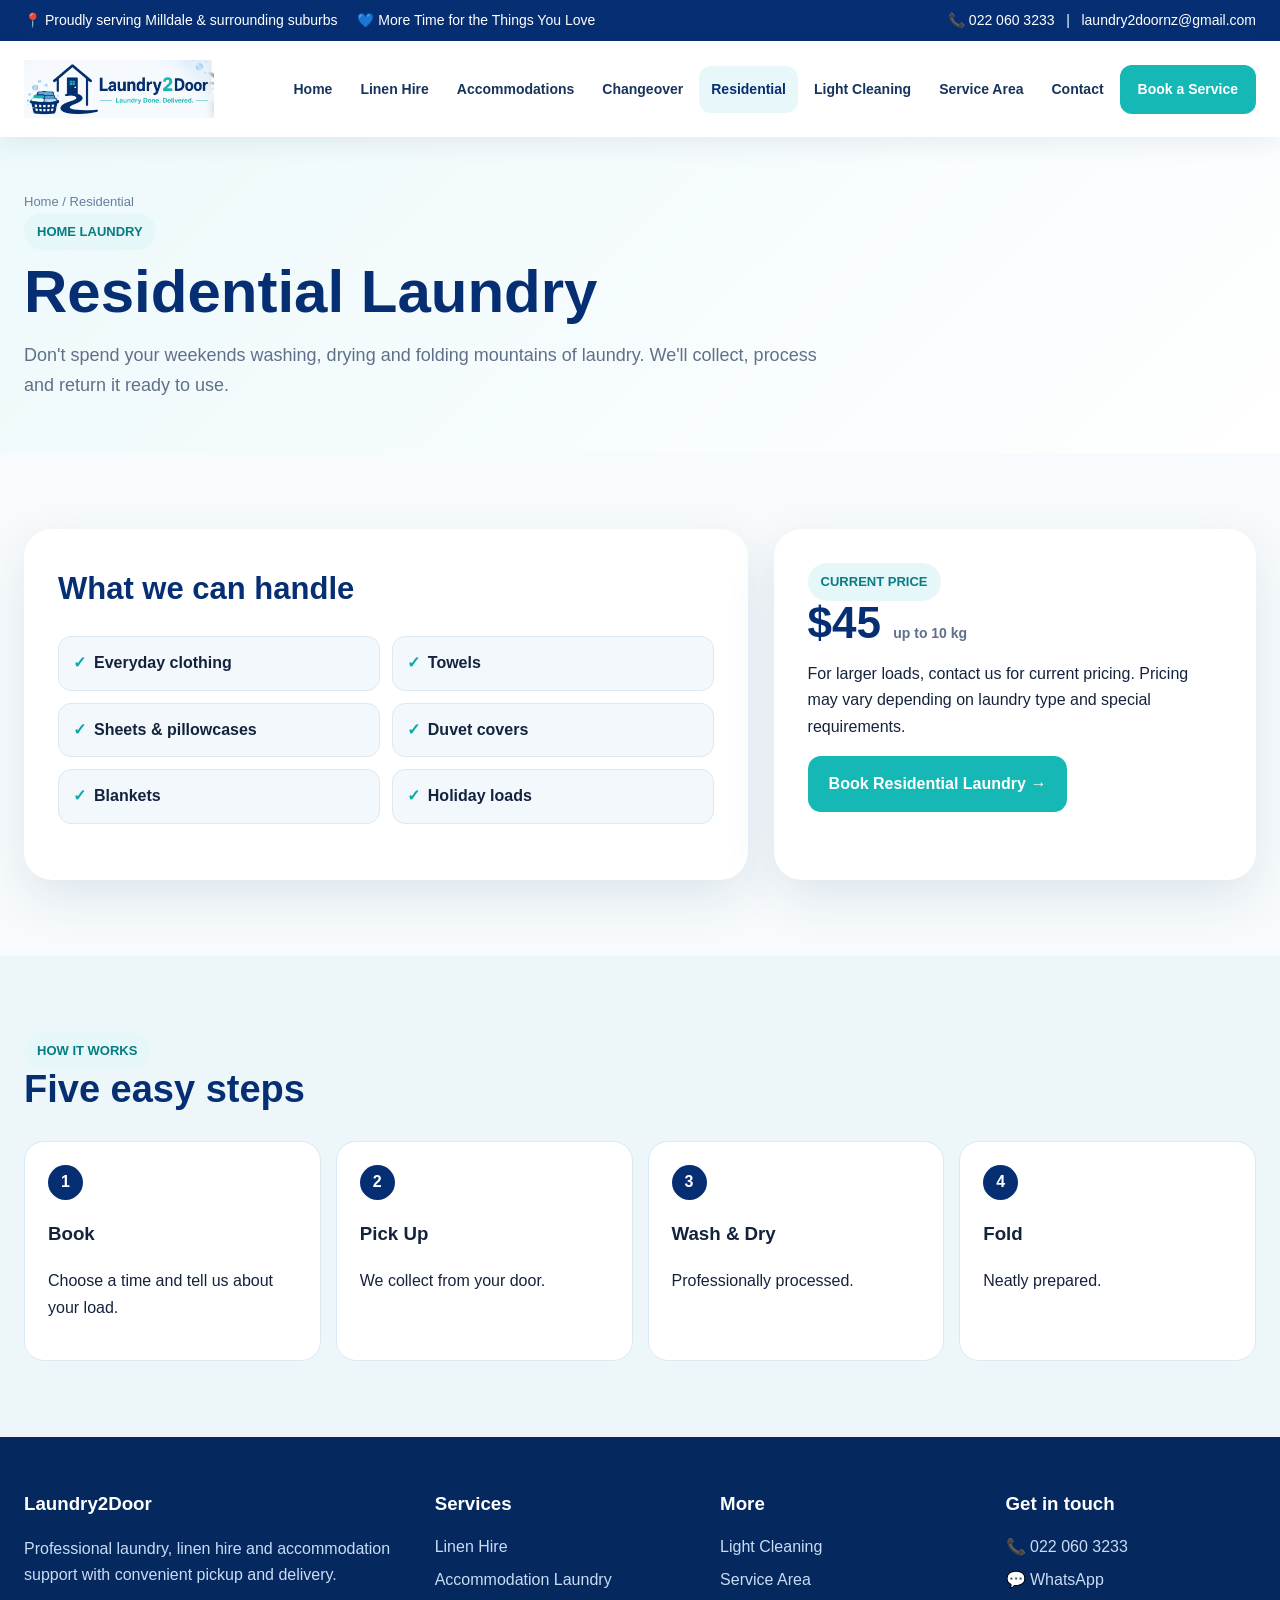
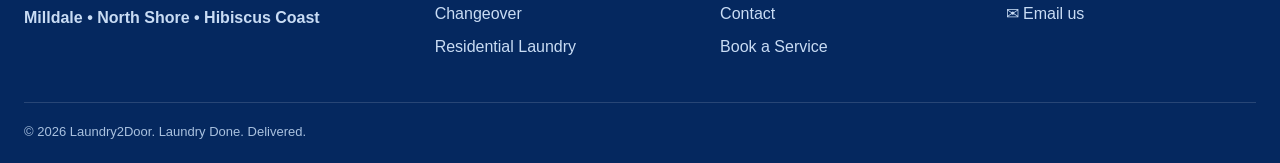
<file: residential-laundry.html>
<!doctype html><html lang="en"><head><meta charset="utf-8"><meta name="viewport" content="width=device-width,initial-scale=1"><meta name="description" content="Laundry2Door laundry, linen hire, accommodation and changeover services in Milldale, North Shore and Hibiscus Coast."><title>Residential | Laundry2Door</title><link rel="stylesheet" href="assets/style.css"></head><body><div class="topbar"><div class="topbar-inner"><div><span>📍 Proudly serving Milldale & surrounding suburbs</span><span>💙 More Time for the Things You Love</span></div><div class="right">📞 022 060 3233 &nbsp; | &nbsp; laundry2doornz@gmail.com</div></div></div>
<header class="site-header"><div class="nav-wrap"><a class="brand" href="index.html"><img src="assets/laundry2door-logo.png" alt="Laundry2Door"></a><button class="menu" aria-label="Open menu" aria-expanded="false">☰</button><nav class="nav"><a class="" href="index.html">Home</a><a class="" href="linen-hire.html">Linen Hire</a><a class="" href="accommodation-laundry.html">Accommodations</a><a class="" href="changeover-makeover.html">Changeover</a><a class="active" href="residential-laundry.html">Residential</a><a class="" href="light-cleaning.html">Light Cleaning</a><a class="" href="service-area.html">Service Area</a><a class="" href="contact.html">Contact</a><a class=" book" href="book-a-service.html">Book a Service</a></nav></div></header><main><section class="page-hero"><div class="container"><div class="breadcrumb">Home / Residential</div><span class="eyebrow">HOME LAUNDRY</span><h1>Residential Laundry</h1><p>Don't spend your weekends washing, drying and folding mountains of laundry. We'll collect, process and return it ready to use.</p></div></section><section class="section"><div class="container"><div class="feature-grid"><div class="feature-panel"><h3>What we can handle</h3><div class="checklist"><div class="check">Everyday clothing</div><div class="check">Towels</div><div class="check">Sheets & pillowcases</div><div class="check">Duvet covers</div><div class="check">Blankets</div><div class="check">Holiday loads</div></div></div><div class="feature-panel"><span class="eyebrow">CURRENT PRICE</span><div class="price">$45 <small>up to 10 kg</small></div><p>For larger loads, contact us for current pricing. Pricing may vary depending on laundry type and special requirements.</p><a class="btn btn-primary" href="book-a-service.html">Book Residential Laundry →</a></div></div></div></section><section class="section alt"><div class="container"><div class="section-head"><div><span class="eyebrow">HOW IT WORKS</span><h2>Five easy steps</h2></div></div><div class="steps"><div class="step"><div class="step-num">1</div><h3>Book</h3><p>Choose a time and tell us about your load.</p></div><div class="step"><div class="step-num">2</div><h3>Pick Up</h3><p>We collect from your door.</p></div><div class="step"><div class="step-num">3</div><h3>Wash & Dry</h3><p>Professionally processed.</p></div><div class="step"><div class="step-num">4</div><h3>Fold</h3><p>Neatly prepared.</p></div></div></div></section></main><footer class="footer"><div class="container"><div class="footer-grid"><div><h3>Laundry2Door</h3><p>Professional laundry, linen hire and accommodation support with convenient pickup and delivery.</p><p><b>Milldale • North Shore • Hibiscus Coast</b></p></div><div><h3>Services</h3><a href="linen-hire.html">Linen Hire</a><a href="accommodation-laundry.html">Accommodation Laundry</a><a href="changeover-makeover.html">Changeover</a><a href="residential-laundry.html">Residential Laundry</a></div><div><h3>More</h3><a href="light-cleaning.html">Light Cleaning</a><a href="service-area.html">Service Area</a><a href="contact.html">Contact</a><a href="book-a-service.html">Book a Service</a></div><div><h3>Get in touch</h3><a href="tel:0220603233">📞 022 060 3233</a><a href="https://wa.me/64220603233">💬 WhatsApp</a><a href="mailto:laundry2doornz@gmail.com">✉ Email us</a></div></div><div class="copyright">© <span data-year></span> Laundry2Door. Laundry Done. Delivered.</div></div></footer><script src="assets/script.js"></script></body></html>
</file>
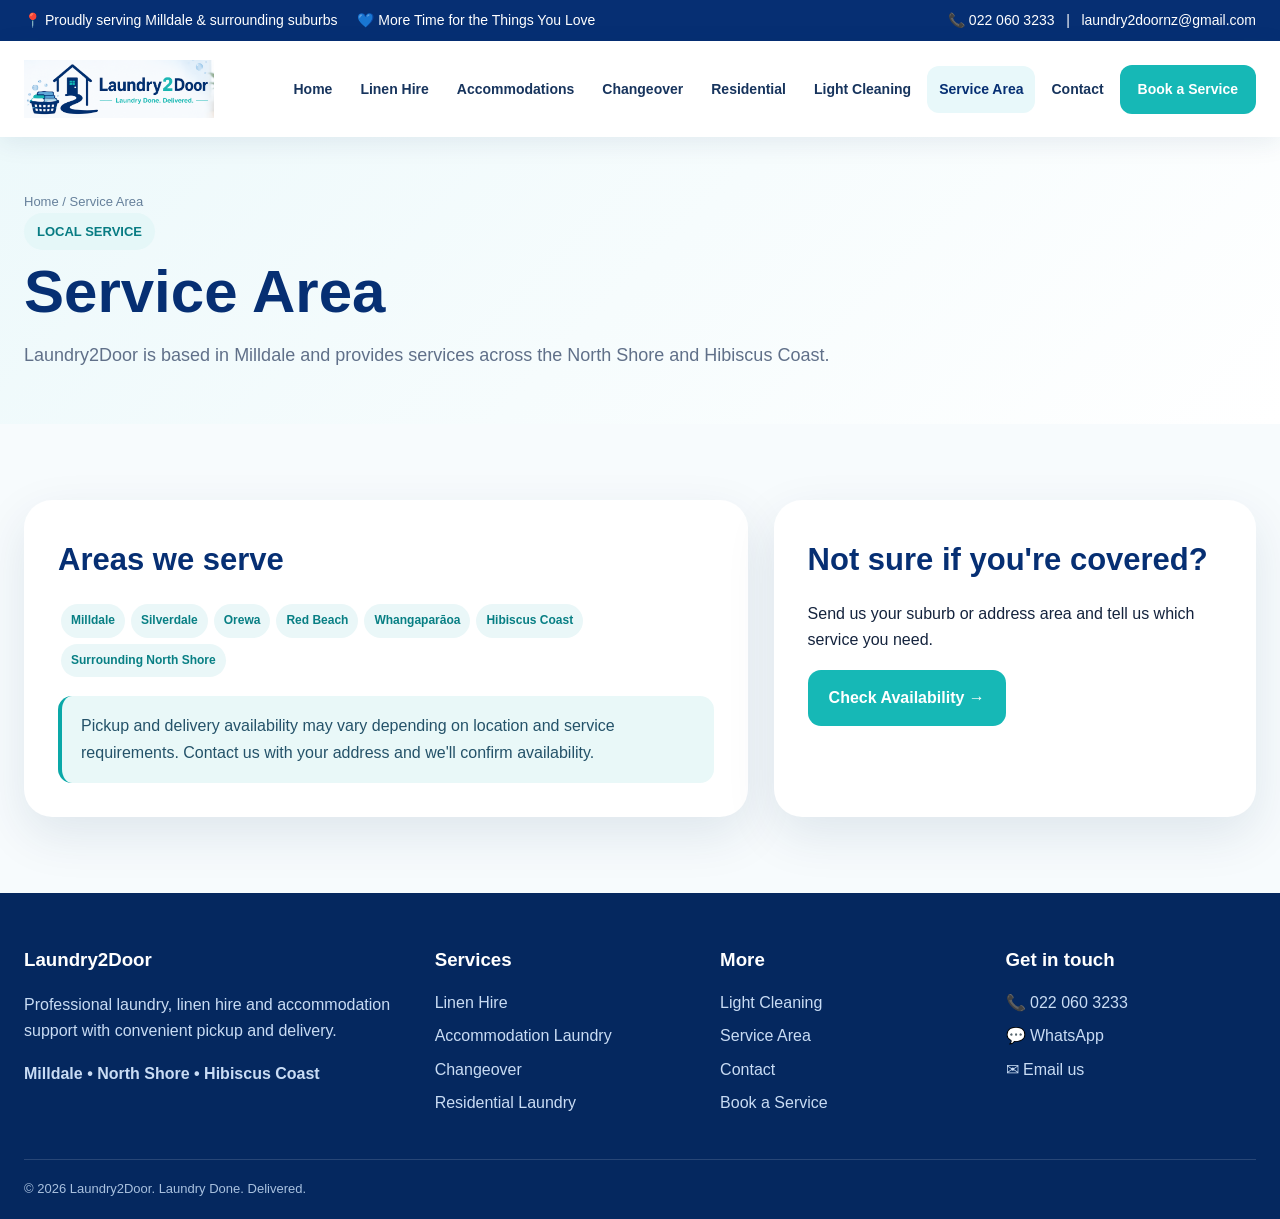
<file: service-area.html>
<!doctype html><html lang="en"><head><meta charset="utf-8"><meta name="viewport" content="width=device-width,initial-scale=1"><meta name="description" content="Laundry2Door laundry, linen hire, accommodation and changeover services in Milldale, North Shore and Hibiscus Coast."><title>Service Area | Laundry2Door</title><link rel="stylesheet" href="assets/style.css"></head><body><div class="topbar"><div class="topbar-inner"><div><span>📍 Proudly serving Milldale & surrounding suburbs</span><span>💙 More Time for the Things You Love</span></div><div class="right">📞 022 060 3233 &nbsp; | &nbsp; laundry2doornz@gmail.com</div></div></div>
<header class="site-header"><div class="nav-wrap"><a class="brand" href="index.html"><img src="assets/laundry2door-logo.png" alt="Laundry2Door"></a><button class="menu" aria-label="Open menu" aria-expanded="false">☰</button><nav class="nav"><a class="" href="index.html">Home</a><a class="" href="linen-hire.html">Linen Hire</a><a class="" href="accommodation-laundry.html">Accommodations</a><a class="" href="changeover-makeover.html">Changeover</a><a class="" href="residential-laundry.html">Residential</a><a class="" href="light-cleaning.html">Light Cleaning</a><a class="active" href="service-area.html">Service Area</a><a class="" href="contact.html">Contact</a><a class=" book" href="book-a-service.html">Book a Service</a></nav></div></header><main><section class="page-hero"><div class="container"><div class="breadcrumb">Home / Service Area</div><span class="eyebrow">LOCAL SERVICE</span><h1>Service Area</h1><p>Laundry2Door is based in Milldale and provides services across the North Shore and Hibiscus Coast.</p></div></section><section class="section"><div class="container"><div class="feature-grid"><div class="feature-panel"><h3>Areas we serve</h3><p><span class="tag">Milldale</span><span class="tag">Silverdale</span><span class="tag">Orewa</span><span class="tag">Red Beach</span><span class="tag">Whangaparāoa</span><span class="tag">Hibiscus Coast</span><span class="tag">Surrounding North Shore</span></p><div class="notice">Pickup and delivery availability may vary depending on location and service requirements. Contact us with your address and we'll confirm availability.</div></div><div class="feature-panel"><h3>Not sure if you're covered?</h3><p>Send us your suburb or address area and tell us which service you need.</p><a class="btn btn-primary" href="contact.html">Check Availability →</a></div></div></div></section></main><footer class="footer"><div class="container"><div class="footer-grid"><div><h3>Laundry2Door</h3><p>Professional laundry, linen hire and accommodation support with convenient pickup and delivery.</p><p><b>Milldale • North Shore • Hibiscus Coast</b></p></div><div><h3>Services</h3><a href="linen-hire.html">Linen Hire</a><a href="accommodation-laundry.html">Accommodation Laundry</a><a href="changeover-makeover.html">Changeover</a><a href="residential-laundry.html">Residential Laundry</a></div><div><h3>More</h3><a href="light-cleaning.html">Light Cleaning</a><a href="service-area.html">Service Area</a><a href="contact.html">Contact</a><a href="book-a-service.html">Book a Service</a></div><div><h3>Get in touch</h3><a href="tel:0220603233">📞 022 060 3233</a><a href="https://wa.me/64220603233">💬 WhatsApp</a><a href="mailto:laundry2doornz@gmail.com">✉ Email us</a></div></div><div class="copyright">© <span data-year></span> Laundry2Door. Laundry Done. Delivered.</div></div></footer><script src="assets/script.js"></script></body></html>
</file>
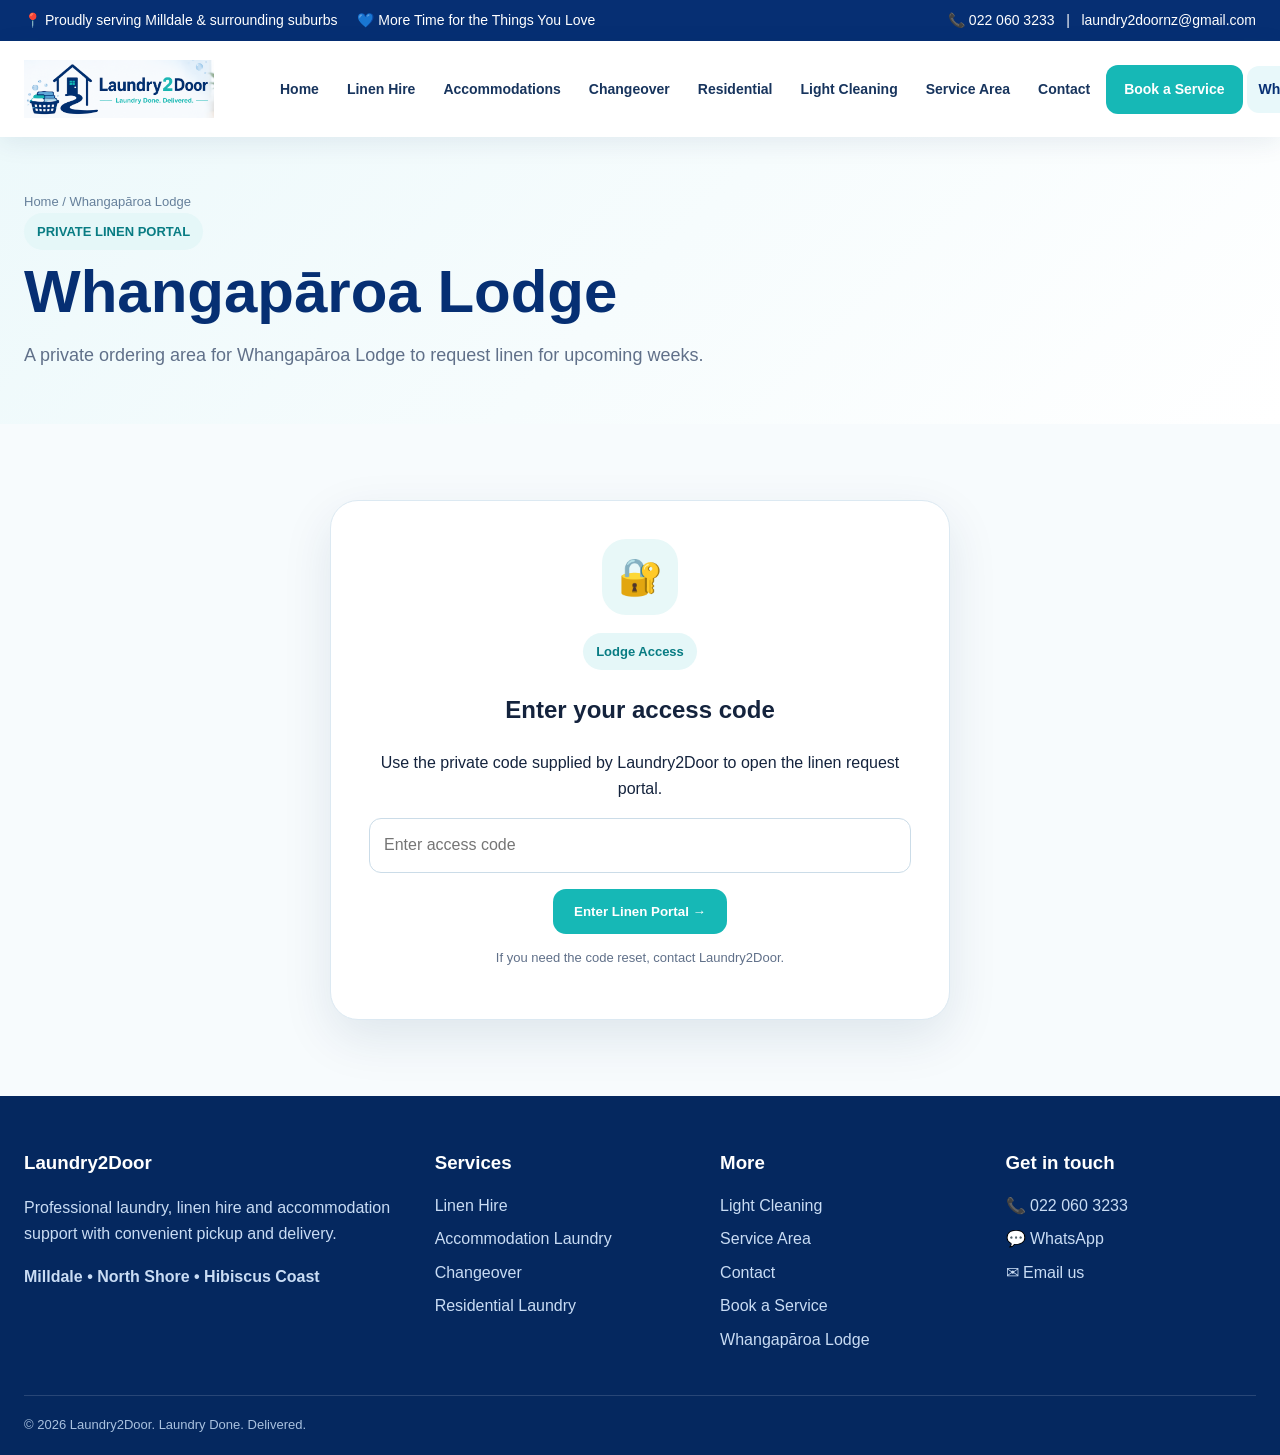
<file: wl.html>
<!doctype html>
<html lang="en">
<head>
<meta charset="utf-8"><meta name="viewport" content="width=device-width,initial-scale=1">
<meta name="description" content="Private linen ordering portal for Whangapāroa Lodge and Laundry2Door.">
<title>Whangapāroa Lodge | Laundry2Door</title>
<link rel="stylesheet" href="assets/style.css">
<style>
.portal-wrap{max-width:980px;margin:auto}.lock-card{max-width:620px;margin:0 auto;background:#fff;border:1px solid var(--line);border-radius:28px;padding:38px;box-shadow:var(--shadow);text-align:center}.lock-icon{width:76px;height:76px;border-radius:24px;background:#e8f8f8;display:grid;place-items:center;font-size:36px;margin:0 auto 18px}.portal-card{background:#fff;border:1px solid var(--line);border-radius:28px;padding:34px;box-shadow:var(--shadow)}.portal-head{display:flex;justify-content:space-between;gap:20px;align-items:start;margin-bottom:26px}.portal-badge{background:#e8f8f8;color:#087f84;border-radius:999px;padding:8px 12px;font-weight:800;font-size:12px;white-space:nowrap}.linen-grid{display:grid;grid-template-columns:1.4fr .6fr;gap:12px;align-items:center}.linen-row{display:contents}.linen-name{padding:14px 16px;background:#f5fafc;border:1px solid var(--line);border-radius:12px;font-weight:700}.qty{margin:0}.portal-note{background:#edf8fb;border-left:4px solid var(--teal);padding:16px 18px;border-radius:12px;margin:20px 0}.hidden{display:none}.error{color:#b42318;background:#fff1f0;border:1px solid #ffd0cb;padding:12px;border-radius:12px;margin-top:12px;font-weight:700}.embed-placeholder{border:1px solid var(--line);border-radius:20px;padding:18px;background:#f8fcfe}.google-form-wrap{background:#fff;border:1px solid var(--line);border-radius:18px;overflow:hidden;box-shadow:0 8px 24px rgba(10,38,57,.06)}.google-form-wrap iframe{display:block;width:100%;min-height:1050px;border:0}.form-actions{display:flex;flex-wrap:wrap;gap:12px;align-items:center;justify-content:space-between;margin-top:16px}.code-help{font-size:13px;color:var(--muted)}
@media(max-width:700px){.lock-card,.portal-card{padding:24px}.portal-head{display:block}.portal-badge{display:inline-block;margin-top:12px}.linen-grid{grid-template-columns:1fr .45fr}}
</style>
</head>
<body>
<div class="topbar"><div class="topbar-inner"><div><span>📍 Proudly serving Milldale & surrounding suburbs</span><span>💙 More Time for the Things You Love</span></div><div class="right">📞 022 060 3233 &nbsp; | &nbsp; laundry2doornz@gmail.com</div></div></div>
<header class="site-header"><div class="nav-wrap"><a class="brand" href="index.html"><img src="assets/laundry2door-logo.png" alt="Laundry2Door"></a><button class="menu" aria-label="Open menu" aria-expanded="false">☰</button><nav class="nav"><a href="index.html">Home</a><a href="linen-hire.html">Linen Hire</a><a href="accommodation-laundry.html">Accommodations</a><a href="changeover-makeover.html">Changeover</a><a href="residential-laundry.html">Residential</a><a href="light-cleaning.html">Light Cleaning</a><a href="service-area.html">Service Area</a><a href="contact.html">Contact</a><a class="book" href="book-a-service.html">Book a Service</a><a class="active" href="whangaparoa-lodge.html">Whangapāroa Lodge</a></nav></div></header>
<main>
<section class="page-hero"><div class="container"><div class="breadcrumb">Home / Whangapāroa Lodge</div><span class="eyebrow">PRIVATE LINEN PORTAL</span><h1>Whangapāroa Lodge</h1><p>A private ordering area for Whangapāroa Lodge to request linen for upcoming weeks.</p></div></section>
<section class="section"><div class="container portal-wrap">
<div id="loginCard" class="lock-card"><div class="lock-icon">🔐</div><span class="eyebrow">Lodge Access</span><h2>Enter your access code</h2><p>Use the private code supplied by Laundry2Door to open the linen request portal.</p><input id="accessCode" type="password" placeholder="Enter access code" autocomplete="off" aria-label="Access code"><button class="btn btn-primary" onclick="unlockPortal()">Enter Linen Portal →</button><div id="codeError" class="error hidden">That access code is not correct. Please try again.</div><p class="code-help">If you need the code reset, contact Laundry2Door.</p></div>
<div id="portal" class="portal-card hidden"><div class="portal-head"><div><span class="eyebrow">LINEN REQUEST PORTAL</span><h2 style="margin:12px 0 4px;color:var(--navy)">Request Linen from Laundry2Door</h2><p style="margin:0;color:var(--muted)">Use the form below whenever Whangapāroa Lodge needs linen. Enter the date you want the linen and the quantities required.</p></div><span class="portal-badge">Whangapāroa Lodge</span></div>
<div class="portal-note">📦 <b>Available linen:</b> Super King Sheets, Single Sheets and Pillowcases. Submit a new request whenever you need linen.</div>
<div class="embed-placeholder"><h3 style="color:var(--navy);margin:0 0 8px">Whangapāroa Lodge Linen Request</h3><p style="margin:0 0 16px;color:var(--muted)">Complete the Google Form below. Your request will be sent to Laundry2Door through the form.</p><div class="google-form-wrap"><iframe src="https://forms.gle/Qbc7PtTJ5qpCfUAK7" title="Laundry2Door – Whangapāroa Lodge Linen Request Form" loading="lazy" allowfullscreen></iframe></div><div class="form-actions"><span class="code-help">If the form does not load, open it directly:</span><a class="btn btn-outline" href="https://forms.gle/e5sRZennKqzvoRpu6" target="_blank" rel="noopener">Open Google Form ↗</a></div></div>
<div class="actions" style="margin-top:22px"><a class="btn btn-outline" href="contact.html">Contact Laundry2Door</a><a class="btn btn-primary" href="tel:0220603233">📞 Call 022 060 3233</a></div>
</div>
</div></div></section>
</main>
<footer class="footer"><div class="container"><div class="footer-grid"><div><h3>Laundry2Door</h3><p>Professional laundry, linen hire and accommodation support with convenient pickup and delivery.</p><p><b>Milldale • North Shore • Hibiscus Coast</b></p></div><div><h3>Services</h3><a href="linen-hire.html">Linen Hire</a><a href="accommodation-laundry.html">Accommodation Laundry</a><a href="changeover-makeover.html">Changeover</a><a href="residential-laundry.html">Residential Laundry</a></div><div><h3>More</h3><a href="light-cleaning.html">Light Cleaning</a><a href="service-area.html">Service Area</a><a href="contact.html">Contact</a><a href="book-a-service.html">Book a Service</a><a href="whangaparoa-lodge.html">Whangapāroa Lodge</a></div><div><h3>Get in touch</h3><a href="tel:0220603233">📞 022 060 3233</a><a href="https://wa.me/64220603233">💬 WhatsApp</a><a href="mailto:laundry2doornz@gmail.com">✉ Email us</a></div></div><div class="copyright">© <span data-year></span> Laundry2Door. Laundry Done. Delivered.</div></div></footer>
<script src="assets/script.js"></script>
<script>
// Whangapāroa Lodge access gate
const LODGE_ACCESS_CODE = 'L2D-LODGE';

function showPortal(){
  document.getElementById('loginCard').classList.add('hidden');
  document.getElementById('portal').classList.remove('hidden');
  document.getElementById('codeError').classList.add('hidden');
  sessionStorage.setItem('l2dLodgeAccess','1');
}

function unlockPortal(){
  const input=document.getElementById('accessCode').value.trim();
  if(input.toUpperCase()===LODGE_ACCESS_CODE.toUpperCase()){
    showPortal();
  } else {
    document.getElementById('codeError').classList.remove('hidden');
    document.getElementById('accessCode').focus();
  }
}

document.addEventListener('DOMContentLoaded',()=>{
  const input=document.getElementById('accessCode');
  input.addEventListener('keydown',(event)=>{
    if(event.key==='Enter'){ event.preventDefault(); unlockPortal(); }
  });
  if(sessionStorage.getItem('l2dLodgeAccess')==='1') showPortal();
});

</script>
</body></html>
</file>
<file: assets/style.css>
:root{--navy:#062f73;--navy2:#0b3f8f;--teal:#16b8b6;--teal2:#0aa8a8;--ink:#14233d;--muted:#607089;--pale:#eef8fb;--white:#fff;--line:#dce9f2;--shadow:0 18px 50px rgba(7,47,91,.10);--radius:22px}*{box-sizing:border-box}html{scroll-behavior:smooth}body{margin:0;font-family:Inter,Segoe UI,Arial,sans-serif;color:var(--ink);background:#f7fbfd;line-height:1.65}a{color:inherit}.topbar{background:var(--navy);color:#fff;font-size:14px}.topbar-inner{max-width:1380px;margin:auto;padding:9px 24px;display:flex;justify-content:space-between;gap:20px;align-items:center}.topbar span{margin-right:20px}.site-header{background:rgba(255,255,255,.96);backdrop-filter:blur(12px);position:sticky;top:0;z-index:50;box-shadow:0 6px 24px rgba(4,45,90,.08)}.nav-wrap{max-width:1380px;margin:auto;padding:12px 24px;display:flex;align-items:center;gap:24px}.brand{display:flex;align-items:center;gap:10px;text-decoration:none;min-width:220px}.brand img{width:190px;height:72px;object-fit:contain;object-position:left center}.nav{display:flex;align-items:center;justify-content:flex-end;gap:4px;flex:1}.nav a{padding:12px 12px;border-radius:12px;text-decoration:none;font-weight:700;font-size:14px;color:#17345d;white-space:nowrap}.nav a:hover,.nav a.active{background:#e8f8fa;color:var(--navy)}.nav .book{background:var(--teal);color:white;padding:13px 18px}.nav .book:hover{background:#079f9e;color:#fff}.menu{display:none;background:none;border:0;font-size:28px;color:var(--navy)}.container{max-width:1380px;margin:auto;padding:0 24px}.hero{padding:26px 0 0}.hero-banner{width:100%;display:block;border-radius:28px;box-shadow:var(--shadow);max-height:590px;object-fit:cover}.hero-copy{padding:38px 0 10px;display:grid;grid-template-columns:1.35fr .65fr;gap:30px;align-items:center}.eyebrow{display:inline-flex;gap:8px;align-items:center;background:#e5f7f8;color:#087c83;border-radius:999px;padding:8px 13px;font-weight:800;font-size:13px}.hero h1{font-size:clamp(38px,5vw,68px);line-height:1.02;margin:16px 0;color:var(--navy);letter-spacing:-1.5px}.hero h1 span{color:var(--teal2)}.hero p{font-size:19px;color:var(--muted);max-width:760px}.actions{display:flex;gap:12px;flex-wrap:wrap;margin-top:22px}.btn{display:inline-flex;align-items:center;justify-content:center;gap:9px;padding:14px 20px;border-radius:13px;text-decoration:none;font-weight:800;border:1px solid transparent;transition:.2s}.btn-primary{background:var(--teal);color:white}.btn-primary:hover{transform:translateY(-2px);background:#079e9d}.btn-outline{border-color:#aac6da;color:var(--navy);background:#fff}.btn-outline:hover{border-color:var(--teal);color:#078b8c}.hero-note{background:linear-gradient(145deg,#062f73,#0d4b9f);color:#fff;border-radius:24px;padding:28px;box-shadow:var(--shadow)}.hero-note h3{margin:0 0 8px;font-size:22px}.hero-note p{color:#dceeff;font-size:15px}.hero-note .mini{display:grid;grid-template-columns:1fr 1fr;gap:10px;margin-top:18px}.mini div{padding:12px;background:rgba(255,255,255,.10);border-radius:14px}.mini strong{display:block;font-size:18px;color:#62e1dd}.section{padding:76px 0}.section.alt{background:#edf7fa}.section-head{display:flex;justify-content:space-between;align-items:end;gap:20px;margin-bottom:30px}.section-head h2{font-size:38px;line-height:1.1;margin:0;color:var(--navy)}.section-head p{max-width:700px;color:var(--muted);margin:8px 0 0}.grid{display:grid;gap:22px}.grid-3{grid-template-columns:repeat(3,1fr)}.grid-4{grid-template-columns:repeat(4,1fr)}.card{background:#fff;border:1px solid var(--line);border-radius:var(--radius);padding:26px;box-shadow:0 10px 35px rgba(7,47,91,.06);transition:.2s}.card:hover{transform:translateY(-4px);box-shadow:var(--shadow)}.icon{width:54px;height:54px;border-radius:16px;background:#e6f8f8;display:grid;place-items:center;color:var(--navy);font-size:25px;margin-bottom:17px}.card h3{margin:0 0 7px;color:var(--navy);font-size:21px}.card p{margin:0;color:var(--muted)}.featured{background:linear-gradient(135deg,#062f73,#0a478f);color:#fff;border:0;overflow:hidden;position:relative}.featured:after{content:"";position:absolute;width:230px;height:230px;border-radius:50%;background:rgba(22,184,182,.22);right:-70px;top:-70px}.featured h3{color:#fff}.featured p{color:#d9ebff}.featured .icon{background:rgba(255,255,255,.12);color:#62e1dd}.feature-grid{display:grid;grid-template-columns:1.2fr .8fr;gap:26px;align-items:stretch}.feature-panel{background:#fff;border-radius:28px;padding:34px;box-shadow:var(--shadow)}.feature-panel h3{font-size:31px;color:var(--navy);margin:0 0 10px}.checklist{display:grid;grid-template-columns:1fr 1fr;gap:12px;margin:22px 0}.check{padding:13px 14px;border-radius:13px;background:#f2f8fb;border:1px solid var(--line);font-weight:700}.check::before{content:"✓";color:var(--teal2);margin-right:8px}.price{font-size:44px;color:var(--navy);font-weight:900;line-height:1}.price small{font-size:14px;color:var(--muted);font-weight:600}.steps{display:grid;grid-template-columns:repeat(4,1fr);gap:15px}.step{position:relative;padding:23px;background:#fff;border-radius:20px;border:1px solid var(--line)}.step-num{width:35px;height:35px;border-radius:50%;background:var(--navy);color:#fff;display:grid;place-items:center;font-weight:900;margin-bottom:14px}.cta{padding:54px 0}.cta-box{background:linear-gradient(135deg,var(--navy),#0a4b98);color:#fff;border-radius:30px;padding:46px;display:flex;justify-content:space-between;align-items:center;gap:30px;box-shadow:var(--shadow)}.cta-box h2{font-size:36px;margin:0 0 8px}.cta-box p{margin:0;color:#d8eaff}.footer{background:#05285f;color:#fff;padding:52px 0 20px}.footer-grid{display:grid;grid-template-columns:1.5fr 1fr 1fr 1fr;gap:35px}.footer h3{margin:0 0 14px}.footer p,.footer a{color:#c9dcf4}.footer a{text-decoration:none;display:block;margin:7px 0}.copyright{border-top:1px solid rgba(255,255,255,.14);margin-top:35px;padding-top:18px;color:#a9c1df;font-size:13px}.page-hero{padding:54px 0 35px;background:linear-gradient(135deg,#edf9fb,#fff)}.page-hero h1{font-size:clamp(38px,5vw,60px);line-height:1.05;color:var(--navy);margin:10px 0}.page-hero p{font-size:18px;color:var(--muted);max-width:820px}.breadcrumb{font-size:13px;color:#66809b}.service-image{width:100%;height:270px;object-fit:cover;border-radius:24px;margin-bottom:25px}.form{background:#fff;border:1px solid var(--line);padding:30px;border-radius:24px;box-shadow:var(--shadow)}label{font-weight:800;font-size:14px;color:var(--navy);display:block;margin-bottom:6px}input,select,textarea{width:100%;padding:13px 14px;border:1px solid #cbdce8;border-radius:12px;font:inherit;margin-bottom:16px}textarea{min-height:130px;resize:vertical}.form-grid{display:grid;grid-template-columns:1fr 1fr;gap:16px}.notice{padding:17px 19px;border-radius:14px;background:#e9f8f8;border-left:4px solid var(--teal2);color:#245269}.map{width:100%;height:390px;border:0;border-radius:24px}.tag{display:inline-block;padding:7px 10px;background:#eaf7f8;color:#087f84;border-radius:999px;font-weight:800;font-size:12px;margin:3px}.mobile-only{display:none}
@media(max-width:1100px){.nav a{font-size:12px;padding:10px 8px}.brand{min-width:180px}.brand img{width:165px}.grid-4{grid-template-columns:repeat(2,1fr)}.footer-grid{grid-template-columns:repeat(2,1fr)}}
@media(max-width:820px){.topbar-inner{justify-content:center;text-align:center}.topbar .right{display:none}.nav-wrap{padding:8px 18px}.menu{display:block;margin-left:auto}.nav{display:none;position:absolute;left:0;right:0;top:100%;background:white;padding:10px 18px;box-shadow:0 15px 30px rgba(0,0,0,.12);flex-direction:column;align-items:stretch}.nav.open{display:flex}.nav a{font-size:14px}.hero-copy,.feature-grid{grid-template-columns:1fr}.steps{grid-template-columns:1fr 1fr}.grid-3{grid-template-columns:1fr}.section-head{display:block}.cta-box{display:block}.cta-box .btn{margin-top:22px}.footer-grid{grid-template-columns:1fr 1fr}}
@media(max-width:560px){.topbar{display:none}.hero{padding-top:12px}.hero-banner{border-radius:18px}.hero h1{font-size:39px}.hero p{font-size:17px}.section{padding:54px 0}.grid-4,.steps,.checklist,.form-grid,.footer-grid{grid-template-columns:1fr}.card,.feature-panel,.form{padding:22px}.cta-box{padding:30px 24px}.cta-box h2{font-size:29px}.brand img{width:165px;height:64px}}

/* Whangapāroa Lodge navigation */
.nav .lodge{background:#eef9fa;color:#173b78;border:1px solid #d8eff0;font-weight:800}
.nav .lodge:hover{background:#dff4f5}
@media(max-width:1200px){.nav-wrap{gap:16px}.brand img{max-width:205px}.nav{gap:4px}.nav a{padding:11px 9px;font-size:14px}}
</file>
